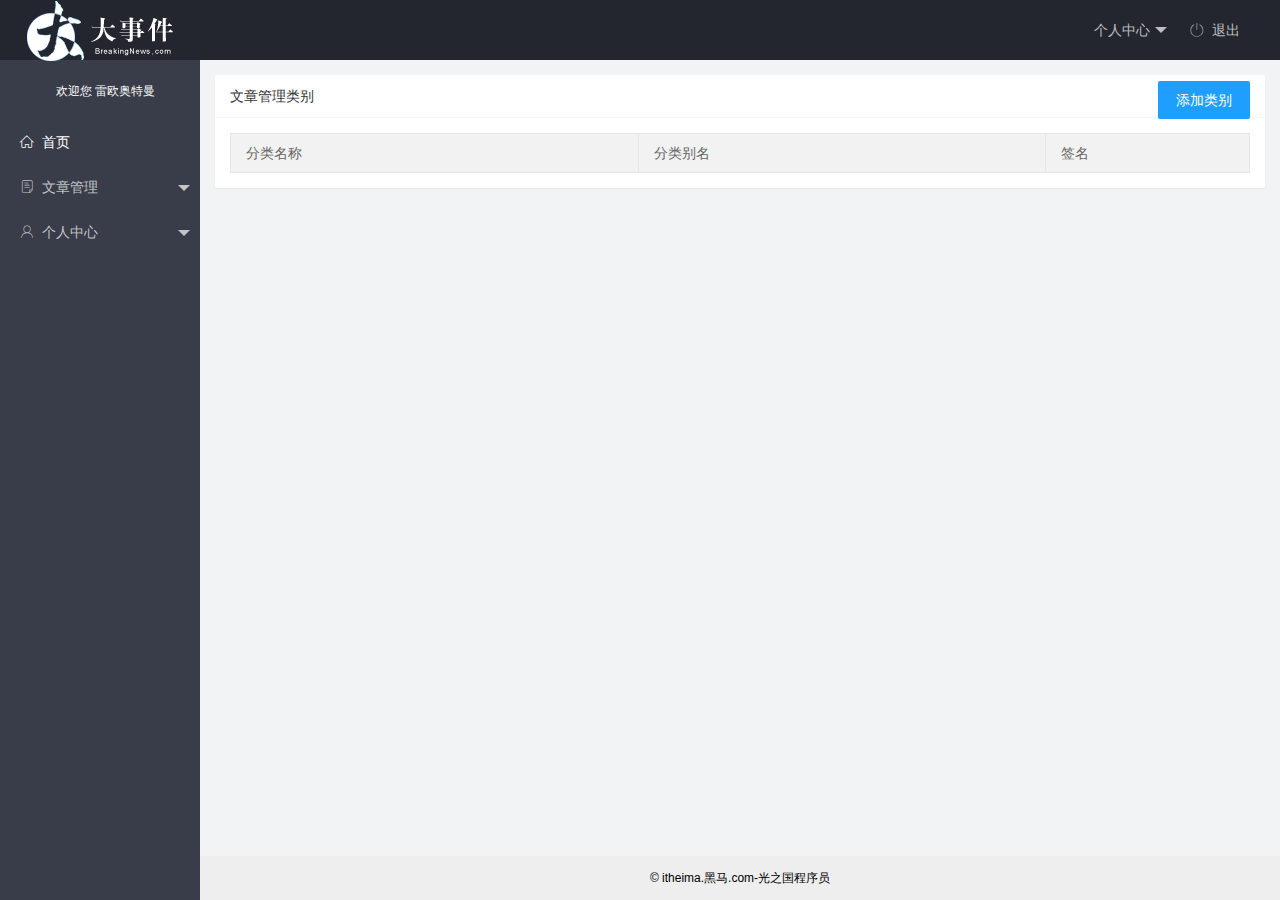
<file: home/index.html>
<!DOCTYPE html>
<html>

<head>
    <meta charset="utf-8">
    <meta name="viewport" content="width=device-width, initial-scale=1, maximum-scale=1">
    <title>首页</title>
    <link rel="stylesheet" href="../assets/fonts/iconfont.css">
    <link rel="stylesheet" href="../assets/lib/layui/css/layui.css">
    <link rel="stylesheet" href="../assets/css/index.css">
</head>

<body class="layui-layout-body">
    <div class="layui-layout layui-layout-admin">
        <div class="layui-header">
            <div class="layui-logo">
                <img src="../assets/images/logo.png" alt="">
            </div>
            <!-- 头部区域（可配合layui已有的水平导航） -->
            <ul class="layui-nav layui-layout-left">
            </ul>
            <ul class="layui-nav layui-layout-right">
                <li class="layui-nav-item">
                    <a href="javascript:;">
                        <!-- 图片头像 -->
                        <img style="display: none;" class="avatar"
                            src="../assets/images/20180502213820_a6a9a7484818c341ad090e7935ad5710_1.jpeg" alt="">
                        <!-- 字体头像 -->
                        <span style="display: none;" class="text-avatar"></span>
                        <span class="person-center">个人中心</span>
                    </a>
                    <dl class="layui-nav-child">
                        <dd><a target="fm" href="../user/base-info.html"><i class="layui-icon layui-icon-app"></i>
                                基本资料</a></dd>
                        <dd><a href=""><i class="layui-icon layui-icon-app"></i>更换头像</a></dd>
                        <dd><a href=""><i class="layui-icon layui-icon-app"></i>重置密码</a></dd>
                    </dl>
                </li>
                <li class="layui-nav-item"><a href="javascript:;" id="logout"><span
                            class="iconfont icon-tuichu"></span>退出</a></li>
            </ul>
        </div>

        <div class="layui-side layui-bg-black">
            <div class="layui-side-scroll">
                <!-- 左侧导航区域（可配合layui已有的垂直导航） -->
                <ul class="layui-nav layui-nav-tree" lay-filter="test" lay-shrink="all">
                    <li class="user-info">
                        <!-- 图片头像 -->
                        <img style="display: none;" class="avatar"
                            src="../assets/images/20180502213820_a6a9a7484818c341ad090e7935ad5710_1.jpeg" alt="">
                        <!-- 字体头像 -->
                        <span style="display: none;" class="text-avatar">A</span>
                        &nbsp;&nbsp;
                        <span class="nickname">欢迎您&nbsp;雷欧奥特曼</span>
                    </li>
                    <li class="layui-nav-item layui-nav-itemed">
                        <a class="" target="fm" href="../home/dashboard.html"><span
                                class="iconfont icon-home"></span>首页</a>
                    </li>
                    <li class="layui-nav-item">
                        <a href="javascript:;"><span class="iconfont icon-16"></span>文章管理</a>
                        <dl class="layui-nav-child">
                            <dd><a href="../article/category.html" target="fm"><i
                                        class="layui-icon layui-icon-app"></i>文章类别</a></dd>
                            <dd><a href="javascript:;"><i class="layui-icon layui-icon-app"></i>文章列表</a></dd>
                            <dd><a href="javascript:;"><i class="layui-icon layui-icon-app"></i>发表文章</a></dd>
                        </dl>
                    </li>
                    <li class="layui-nav-item">
                        <a href="javascript:;"><span class="iconfont icon-user"></span>个人中心</a>
                        <dl class="layui-nav-child">
                            <dd><a target="fm" href="../user/base-info.html"><i
                                        class="layui-icon layui-icon-app"></i>基本资料</a></dd>
                            <dd><a target="fm" href="../user/avatar.html"><i
                                        class="layui-icon layui-icon-app"></i>个人头像</a></dd>
                            <dd><a target="fm" href="../user/modify-pwd.html"><i
                                        class="layui-icon layui-icon-app"></i>修改密码</a></dd>
                        </dl>
                    </li>
                </ul>
            </div>
        </div>

        <div class="layui-body">
            <!-- 内容主体区域 -->
            <iframe name="fm" src="../article/category.html" frameborder="0"></iframe>
        </div>

        <div class="layui-footer">
            <!-- 底部固定区域 -->
            © itheima.黑马.com-光之国程序员
        </div>
    </div>
    <!-- 引入axios。js文件 -->
    <script src="../assets/lib/axios.js"></script>
    <!-- 引入jq文件 -->
    <script src="../assets/lib/jquery.js"></script>
    <!-- 引入layui的js文件 -->
    <script src="../assets/lib/layui/layui.all.js"></script>
    <!-- 引入全局的apijs文件 -->
    <script src="../assets/js/commenAPI.js"></script>
    <!-- 引入自己的js文件 -->
    <script src="../assets/js/index.js"></script>
</body>

</html>
</file>
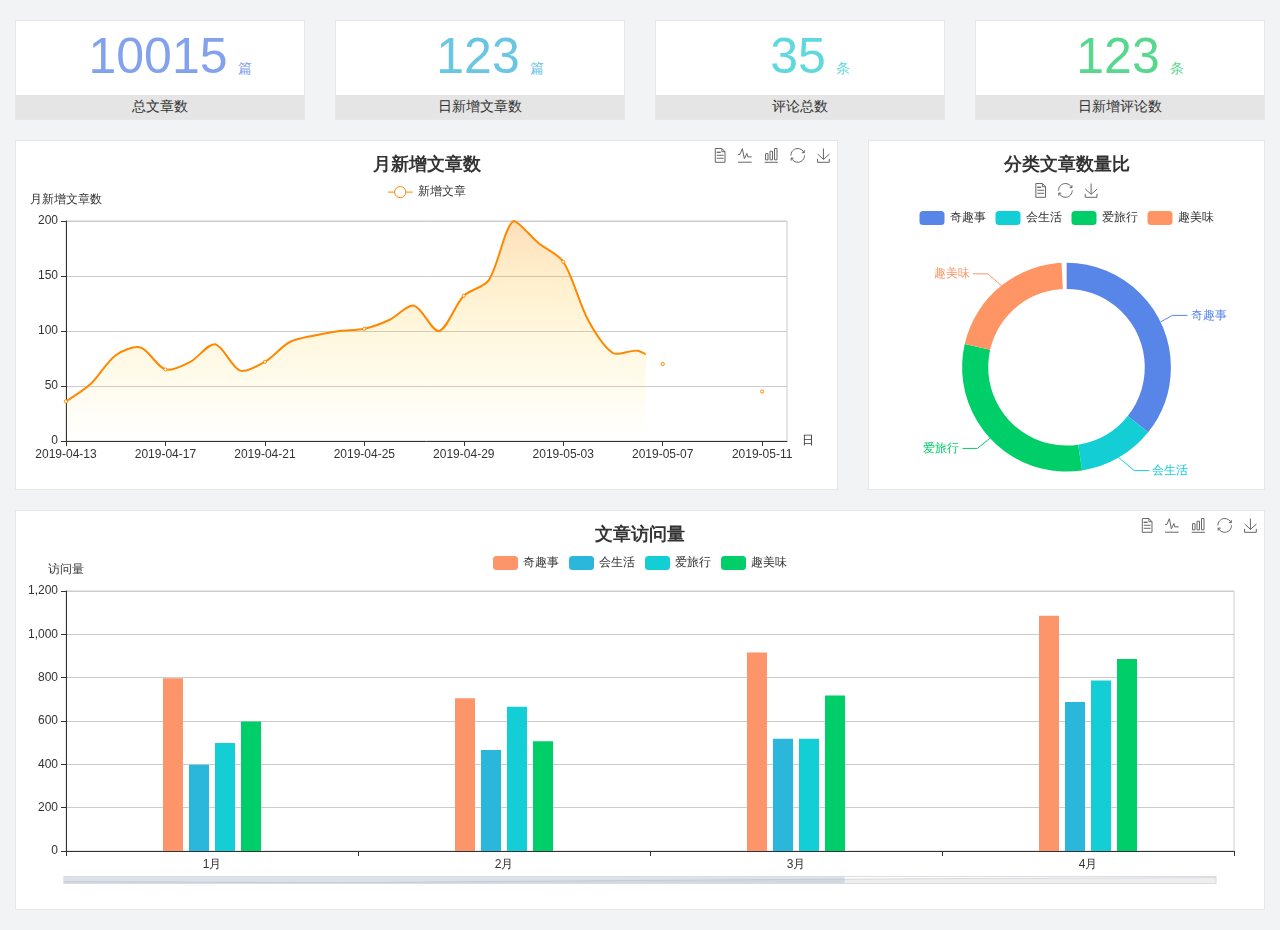
<file: home/dashboard.html>
<!DOCTYPE html>
<html lang="en">

<head>
  <meta charset="UTF-8">
  <meta name="viewport" content="width=device-width, initial-scale=1.0">
  <meta http-equiv="X-UA-Compatible" content="ie=edge">
  <title>图表统计</title>
  <link rel="stylesheet" href="../assets/lib/bootstrap.css" />
  <link rel="stylesheet" href="../assets/lib/main.css" />
  <script src="../assets/lib/jquery.js"></script>
  <script type="text/javascript" src="../assets/lib/echarts.min.js"></script>
</head>

<body>
  <div class="container-fluid">
    <div class="row spannel_list">
      <div class="col-sm-3 col-xs-6">
        <div class="spannel">
          <em>10015</em><span>篇</span>
          <b>总文章数</b>
        </div>
      </div>
      <div class="col-sm-3 col-xs-6">
        <div class="spannel scolor01">
          <em>123</em><span>篇</span>
          <b>日新增文章数</b>
        </div>
      </div>
      <div class="col-sm-3 col-xs-6">
        <div class="spannel scolor02">
          <em>35</em><span>条</span>
          <b>评论总数</b>
        </div>
      </div>
      <div class="col-sm-3 col-xs-6">
        <div class="spannel scolor03">
          <em>123</em><span>条</span>
          <b>日新增评论数</b>
        </div>
      </div>
    </div>
  </div>

  <div class="container-fluid">
    <div class="row curve-pie">
      <div class="col-lg-8 col-md-8">
        <div class="gragh_pannel" id="curve_show"></div>
      </div>
      <div class="col-lg-4 col-md-4">
        <div class="gragh_pannel" id="pie_show"></div>
      </div>
    </div>
  </div>

  <div class="container-fluid">
    <div class="column_pannel" id="column_show"></div>
  </div>

  <script>
    var oChart = echarts.init(document.getElementById('curve_show'));
    var aList_all = [
      { 'count': 36, 'date': '2019-04-13' },
      { 'count': 52, 'date': '2019-04-14' },
      { 'count': 78, 'date': '2019-04-15' },
      { 'count': 85, 'date': '2019-04-16' },
      { 'count': 65, 'date': '2019-04-17' },
      { 'count': 72, 'date': '2019-04-18' },
      { 'count': 88, 'date': '2019-04-19' },
      { 'count': 64, 'date': '2019-04-20' },
      { 'count': 72, 'date': '2019-04-21' },
      { 'count': 90, 'date': '2019-04-22' },
      { 'count': 96, 'date': '2019-04-23' },
      { 'count': 100, 'date': '2019-04-24' },
      { 'count': 102, 'date': '2019-04-25' },
      { 'count': 110, 'date': '2019-04-26' },
      { 'count': 123, 'date': '2019-04-27' },
      { 'count': 100, 'date': '2019-04-28' },
      { 'count': 132, 'date': '2019-04-29' },
      { 'count': 146, 'date': '2019-04-30' },
      { 'count': 200, 'date': '2019-05-01' },
      { 'count': 180, 'date': '2019-05-02' },
      { 'count': 163, 'date': '2019-05-03' },
      { 'count': 110, 'date': '2019-05-04' },
      { 'count': 80, 'date': '2019-05-05' },
      { 'count': 82, 'date': '2019-05-06' },
      { 'count': 70, 'date': '2019-05-07' },
      { 'count': 65, 'date': '2019-05-08' },
      { 'count': 54, 'date': '2019-05-09' },
      { 'count': 40, 'date': '2019-05-10' },
      { 'count': 45, 'date': '2019-05-11' },
      { 'count': 38, 'date': '2019-05-12' },
    ];

    let aCount = [];
    let aDate = [];

    for (var i = 0; i < aList_all.length; i++) {
      aCount.push(aList_all[i].count);
      aDate.push(aList_all[i].date);
    }

    var chartopt = {
      title: {
        text: '月新增文章数',
        left: 'center',
        top: '10'
      },
      tooltip: {
        trigger: 'axis'
      },
      legend: {
        data: ['新增文章'],
        top: '40'
      },
      toolbox: {
        show: true,
        feature: {
          mark: { show: true },
          dataView: { show: true, readOnly: false },
          magicType: { show: true, type: ['line', 'bar'] },
          restore: { show: true },
          saveAsImage: { show: true }
        }
      },
      calculable: true,
      xAxis: [
        {
          name: '日',
          type: 'category',
          boundaryGap: false,
          data: aDate
        }
      ],
      yAxis: [
        {
          name: '月新增文章数',
          type: 'value'
        }
      ],
      series: [
        {
          name: '新增文章',
          type: 'line',
          smooth: true,
          itemStyle: { normal: { areaStyle: { type: 'default' }, color: '#f80' }, lineStyle: { color: '#f80' } },
          data: aCount
        }],
      areaStyle: {
        normal: {
          color: new echarts.graphic.LinearGradient(0, 0, 0, 1, [{
            offset: 0,
            color: 'rgba(255,136,0,0.39)'
          }, {
            offset: .34,
            color: 'rgba(255,180,0,0.25)'
          }, {
            offset: 1,
            color: 'rgba(255,222,0,0.00)'
          }])

        }
      },
      grid: {
        show: true,
        x: 50,
        x2: 50,
        y: 80,
        height: 220
      }
    };

    oChart.setOption(chartopt);


    var oPie = echarts.init(document.getElementById('pie_show'));
    var oPieopt =
    {
      title: {
        top: 10,
        text: '分类文章数量比',
        x: 'center'
      },
      tooltip: {
        trigger: 'item',
        formatter: "{a} <br/>{b} : {c} ({d}%)"
      },
      color: ['#5885e8', '#13cfd5', '#00ce68', '#ff9565'],
      legend: {
        x: 'center',
        top: 65,
        data: ['奇趣事', '会生活', '爱旅行', '趣美味']
      },
      toolbox: {
        show: true,
        x: 'center',
        top: 35,
        feature: {
          mark: { show: true },
          dataView: { show: true, readOnly: false },
          magicType: {
            show: true,
            type: ['pie', 'funnel'],
            option: {
              funnel: {
                x: '25%',
                width: '50%',
                funnelAlign: 'left',
                max: 1548
              }
            }
          },
          restore: { show: true },
          saveAsImage: { show: true }
        }
      },
      calculable: true,
      series: [
        {
          name: '访问来源',
          type: 'pie',
          radius: ['45%', '60%'],
          center: ['50%', '65%'],
          data: [
            { value: 300, name: '奇趣事' },
            { value: 100, name: '会生活' },
            { value: 260, name: '爱旅行' },
            { value: 180, name: '趣美味' }
          ]
        }
      ]
    };
    oPie.setOption(oPieopt);



    var oColumn = this.echarts.init(document.getElementById('column_show'));
    var oColumnopt =
    {
      title: {
        text: '文章访问量',
        left: 'center',
        top: '10'
      },
      tooltip: {
        trigger: 'axis'
      },
      legend: {
        data: ['奇趣事', '会生活', '爱旅行', '趣美味'],
        top: '40'
      },
      toolbox: {
        show: true,
        feature: {
          mark: { show: true },
          dataView: { show: true, readOnly: false },
          magicType: { show: true, type: ['line', 'bar'] },
          restore: { show: true },
          saveAsImage: { show: true }
        }
      },
      calculable: true,
      xAxis: [
        {
          type: 'category',
          data: ['1月', '2月', '3月', '4月', '5月']
        }
      ],
      yAxis: [
        {
          name: '访问量',
          type: 'value'
        }
      ],
      series: [
        {
          name: '奇趣事',
          type: 'bar',
          barWidth: 20,
          itemStyle: {
            normal: { areaStyle: { type: 'default' }, color: '#fd956a' }
          },
          data: [800, 708, 920, 1090, 1200]
        },
        {
          name: '会生活',
          type: 'bar',
          barWidth: 20,
          itemStyle: {
            normal: { areaStyle: { type: 'default' }, color: '#2bb6db' }
          },
          data: [400, 468, 520, 690, 800]
        },
        {
          name: '爱旅行',
          type: 'bar',
          barWidth: 20,
          itemStyle: {
            normal: { areaStyle: { type: 'default' }, color: '#13cfd5' }
          },
          data: [500, 668, 520, 790, 900]
        },
        {
          name: '趣美味',
          type: 'bar',
          barWidth: 20,
          itemStyle: {
            normal: { areaStyle: { type: 'default' }, color: '#00ce68' }
          },
          data: [600, 508, 720, 890, 1000]
        }
      ],
      grid: {
        show: true,
        x: 50,
        x2: 30,
        y: 80,
        height: 260
      },
      dataZoom: [//给x轴设置滚动条
        {
          start: 0,//默认为0
          end: 100 - 1000 / 31,//默认为100
          type: 'slider',
          show: true,
          xAxisIndex: [0],
          handleSize: 0,//滑动条的 左右2个滑动条的大小
          height: 8,//组件高度
          left: 45, //左边的距离
          right: 50,//右边的距离
          bottom: 26,//右边的距离
          handleColor: '#ddd',//h滑动图标的颜色
          handleStyle: {
            borderColor: "#cacaca",
            borderWidth: "1",
            shadowBlur: 2,
            background: "#ddd",
            shadowColor: "#ddd",
          }
        }]
    };
    oColumn.setOption(oColumnopt);
  </script>
</body>

</html>
</file>
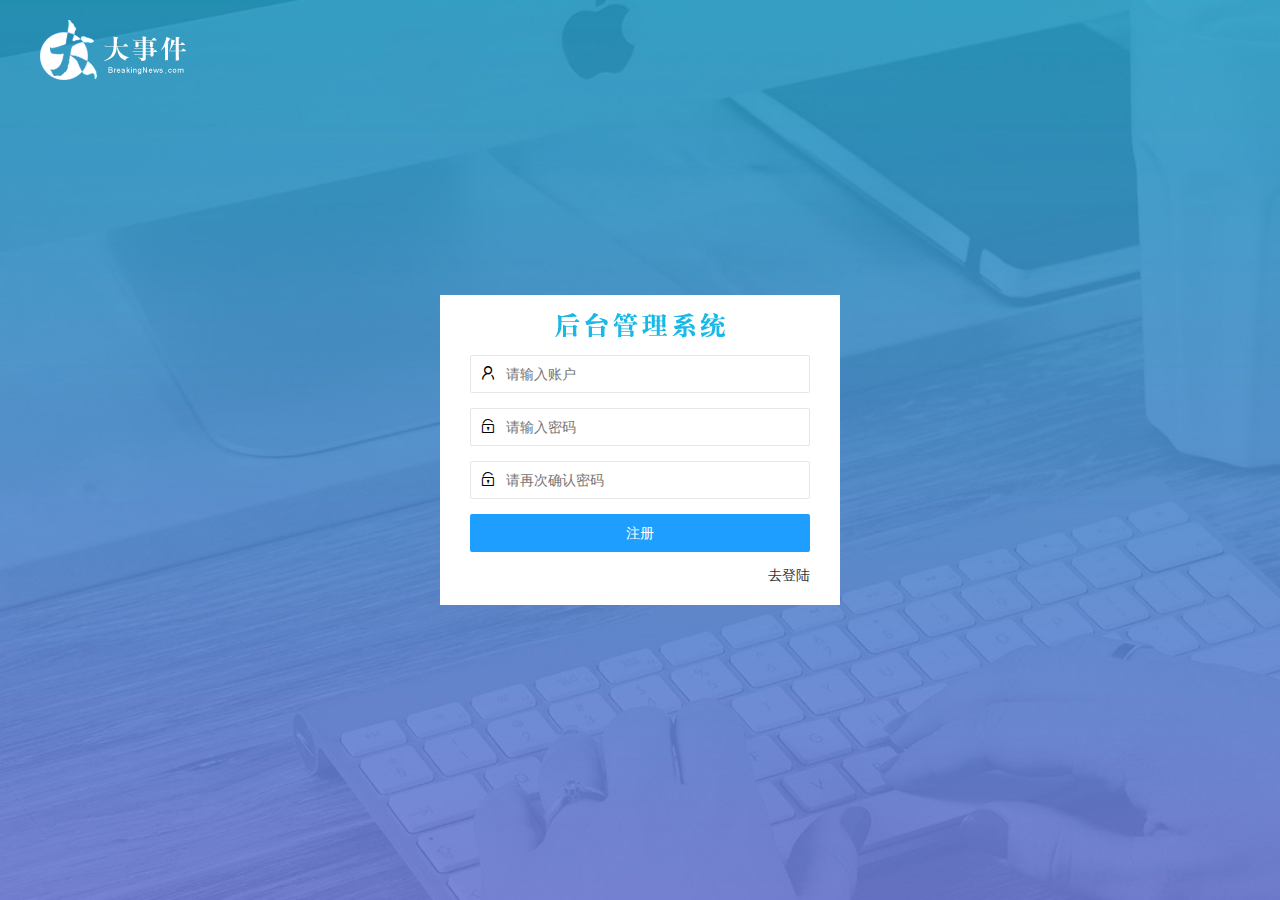
<file: home/login.html>
<!DOCTYPE html>
<html lang="en">

<head>
    <meta charset="UTF-8">
    <meta name="viewport" content="width=device-width, initial-scale=1.0">
    <link rel="stylesheet" href="../assets/lib/layui/css/layui.css">
    <link rel="stylesheet" href="../assets/css/login.css">

    <title>登录界面</title>
</head>

<body>
    <!-- logo图 -->
    <div class="logo">
        <img src="../assets/images/logo.png" alt="">
    </div>

    <!-- 中间的表单区域 -->
    <div class="content">
        <!-- 表单标题 -->
        <div class="title">
            <img src="../assets/images/login_title.png" alt="">
        </div>

        <!-- 表单主体 -->
        <!-- 注册表单 -->
        <form class="layui-form reg-form" action="">
            <div class="layui-form-item">
                <i class="layui-icon layui-icon-username"></i>
                <input type="text" name="username" required lay-verify="required" placeholder="请输入账户" autocomplete="off"
                    class="layui-input">
            </div>

            <div class="layui-form-item">
                <i class="layui-icon layui-icon-password"></i>
                <input id="pass" type="password" name="password" required lay-verify="required | pass"
                    placeholder="请输入密码" autocomplete="off" class="layui-input">
            </div>

            <div class="layui-form-item">
                <i class="layui-icon layui-icon-password"></i>
                <input type="password" required lay-verify="required | pass" placeholder="请再次确认密码" autocomplete="off"
                    class="layui-input">
            </div>

            <!-- 注册按钮 -->
            <div class="layui-form-item">
                <button class="layui-btn layui-btn-fluid layui-btn-normal" lay-submit lay-filter="formDemo">注册</button>
            </div>

            <!-- 登录链接 -->
            <div class="link">
                <a href="javascript:;">去登陆</a>
            </div>
        </form>

        <!-- 登录表单 -->
        <form class="layui-form login-form" action="" style="display: none;">
            <div class="layui-form-item">
                <i class="layui-icon layui-icon-username"></i>
                <input type="text" name="username" required lay-verify="required" placeholder="请输入账户" autocomplete="off"
                    class="layui-input">
            </div>

            <div class="layui-form-item">
                <i class="layui-icon layui-icon-password"></i>
                <input type="password" name="password" required lay-verify="required | pass" placeholder="请输入密码"
                    autocomplete="off" class="layui-input">
            </div>
            <!-- 注册按钮 -->
            <div class="layui-form-item">
                <button class="layui-btn layui-btn-fluid layui-btn-normal" lay-submit lay-filter="formDemo">登录</button>
            </div>

            <!-- 登录链接 -->
            <div class="link">
                <a href="javascript:;">去注册</a>
            </div>
        </form>
    </div>

    <!-- 登录表单   -->

    <!-- 引入axios文件 -->
    <script src="../assets/lib/axios.js"></script>
    <!-- 引入jq文件 -->
    <script src="../assets/lib/jquery.js"></script>
    <!-- 引入layui的js文件 -->
    <script src="../assets/lib/layui/layui.all.js"></script>
    <script src="../assets/js/commenAPI.js"></script>
    <!-- 引入 js文件-->
    <script src="../assets/js/login.js"></script>

</body>

</html>
</file>
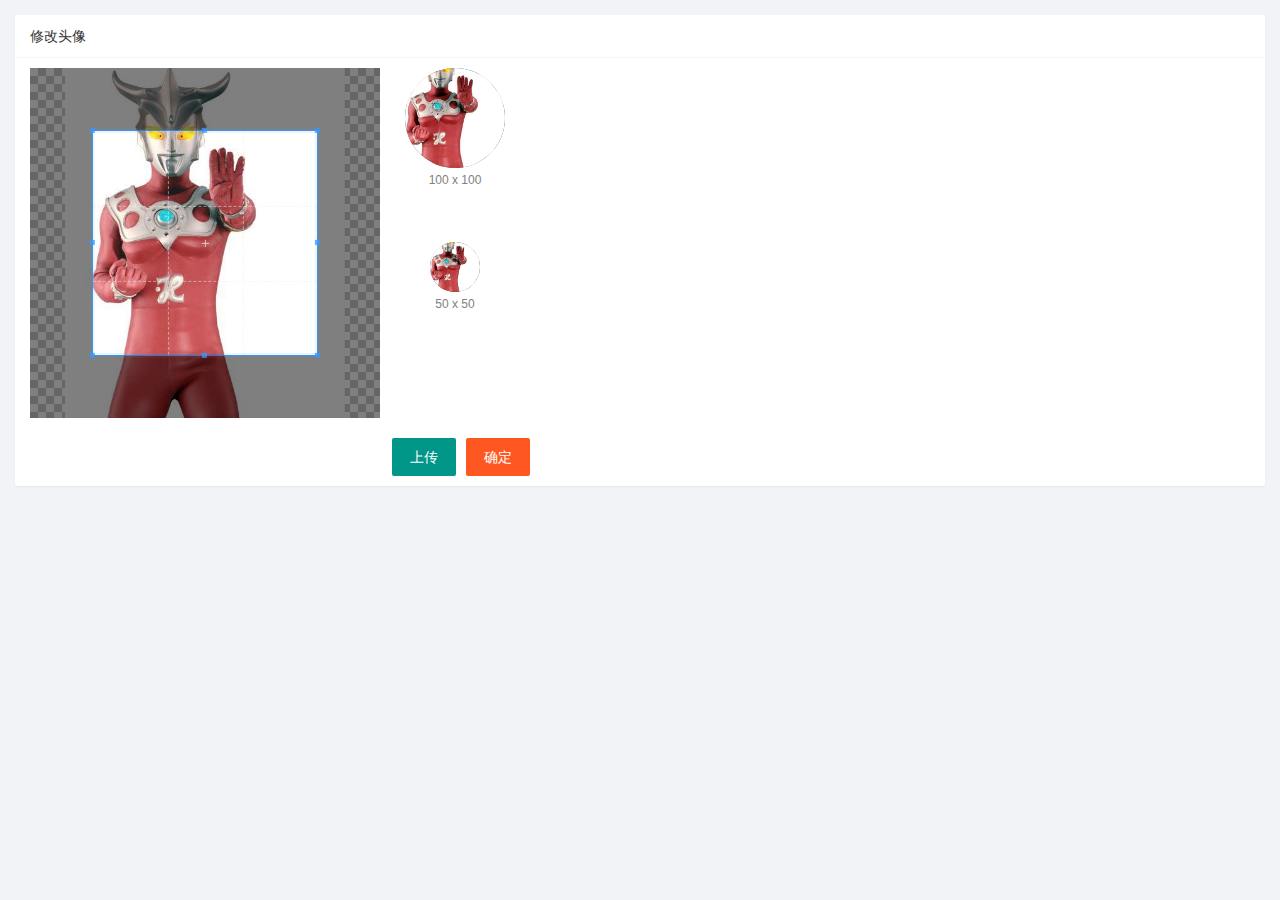
<file: user/avatar.html>
<!DOCTYPE html>
<html lang="en">

<head>
    <meta charset="UTF-8">
    <meta name="viewport" content="width=device-width, initial-scale=1.0">
    <title>Document</title>
    <!-- 引入裁剪插件的css -->
    <link rel="stylesheet" href="../assets/lib/cropper/cropper.css">
    <!-- 图标 -->
    <link rel="stylesheet" href="../assets/fonts/iconfont.css">
    <link rel="stylesheet" href="../assets/lib/layui/css/layui.css">
    <link rel="stylesheet" href="../assets/css/user.css">
</head>

<body>
    <div class="layui-card">
        <div class="layui-card-header">修改头像</div>
        <div class="layui-card-body">
            <!-- 第一行的图片裁剪和预览区域 -->
            <div class="row1">
                <!-- 图片裁剪区域 -->
                <div class="cropper-box">
                    <!-- 这个 img 标签很重要，将来会把它初始化为裁剪区域 -->
                    <img id="image" src="../assets/images/20180502213820_a6a9a7484818c341ad090e7935ad5710_1.jpeg" />
                </div>
                <!-- 图片的预览区域 -->
                <div class="preview-box">
                    <div>
                        <!-- 宽高为 100px 的预览区域 -->
                        <div class="img-preview w100"></div>
                        <p class="size">100 x 100</p>
                    </div>
                    <div>
                        <!-- 宽高为 50px 的预览区域 -->
                        <div class="img-preview w50"></div>
                        <p class="size">50 x 50</p>
                    </div>
                </div>
            </div>

            <!-- 第二行的按钮区域 -->
            <div class="row2">
                <!-- 文件选择器 -->
                <input style="display: none;" type="file" id="file">
                <button type="button" class="layui-btn" id="upload-btn">上传</button>
                <button type="button" class="layui-btn layui-btn-danger" id="save-btn">确定</button>
            </div>
        </div>
    </div>
</body>
<script src="../assets/lib/axios.js"></script>
<!-- 引入jq文件 -->
<script src="../assets/lib/jquery.js"></script>
<!-- 引入裁剪插件js文件 -->
<script src="../assets/lib/cropper/Cropper.js"></script>
<!-- 引入jq版本的 裁剪插件js文件 -->
<script src="../assets/lib/cropper/jquery-cropper.js"></script>
<!-- 引入layui的js文件 -->
<script src="../assets/lib/layui/layui.all.js"></script>
<!-- 引入全局的apijs文件 -->
<script src="../assets/js/commenAPI.js"></script>
<!-- 引入自己的js文件 -->
<script src="../assets/js/user/avatar.js"></script>

</html>
</file>
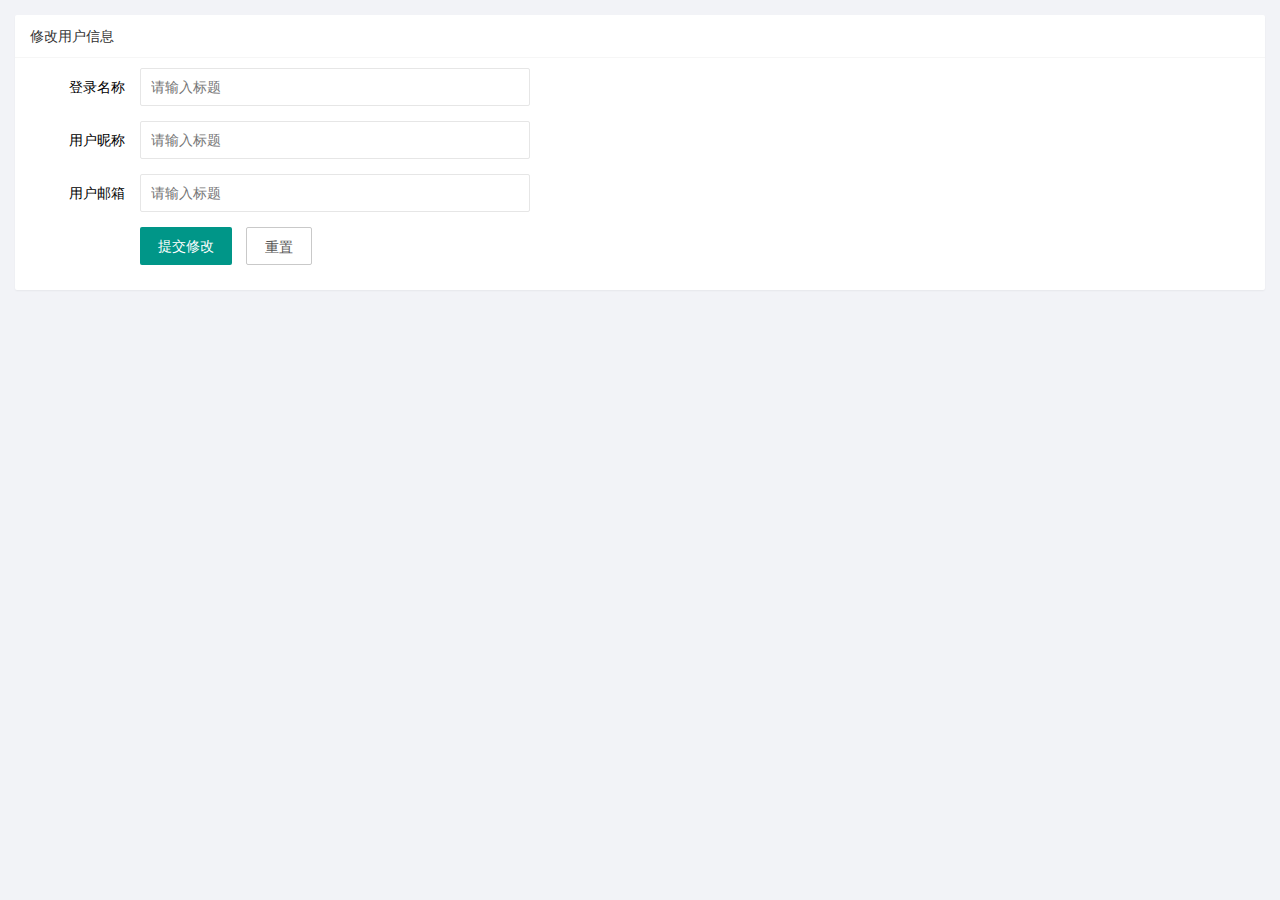
<file: user/base-info.html>
<!DOCTYPE html>
<html lang="en">

<head>
    <meta charset="UTF-8">
    <meta name="viewport" content="width=device-width, initial-scale=1.0">
    <title>Document</title>
    <link rel="stylesheet" href="../assets/fonts/iconfont.css">
    <link rel="stylesheet" href="../assets/lib/layui/css/layui.css">
    <link rel="stylesheet" href="../assets/css/user.css">
</head>

<body>

    <div class="layui-card">
        <div class="layui-card-header">修改用户信息</div>
        <div class="layui-card-body">

            <form class="layui-form base-info-form " lay-filter="edit-userinfo" action="">
                <!-- 登录名称 -->
                <div class="layui-form-item">
                    <label class="layui-form-label">登录名称</label>
                    <div class="layui-input-block">
                        <input readonly type="text" name="username" required lay-verify="required" placeholder="请输入标题"
                            autocomplete="off" class="layui-input">
                    </div>
                </div>
                <!-- 用户昵称 -->
                <div class="layui-form-item">
                    <label class="layui-form-label">用户昵称</label>
                    <div class="layui-input-block">
                        <input type="text" name="nickname" required lay-verify="required|nick" placeholder="请输入标题"
                            autocomplete="off" class="layui-input">
                    </div>
                </div>
                <!-- 用户邮箱 -->
                <div class="layui-form-item">
                    <label class="layui-form-label">用户邮箱</label>
                    <div class="layui-input-block">
                        <input type="text" name="email" required lay-verify="required|email" placeholder="请输入标题"
                            autocomplete="off" class="layui-input">
                    </div>
                    <!-- id输入框 -->
                    <input type="hidden" name="id">

                </div>
                <!-- 提交按钮 -->
                <div class="layui-form-item">
                    <div class="layui-input-block">
                        <button class="layui-btn" lay-submit lay-filter="formDemo">提交修改</button>
                        <button id="reset-btn" type="reset" class="layui-btn layui-btn-primary">重置</button>
                    </div>
                </div>
            </form>

        </div>
    </div>

</body>
<script src="../assets/lib/axios.js"></script>
<!-- 引入jq文件 -->
<script src="../assets/lib/jquery.js"></script>
<!-- 引入layui的js文件 -->
<script src="../assets/lib/layui/layui.all.js"></script>
<!-- 引入全局的apijs文件 -->
<script src="../assets/js/commenAPI.js"></script>
<!-- 引入自己的js文件 -->
<script src="../assets/js/user/base-info.js"></script>

</html>
</file>
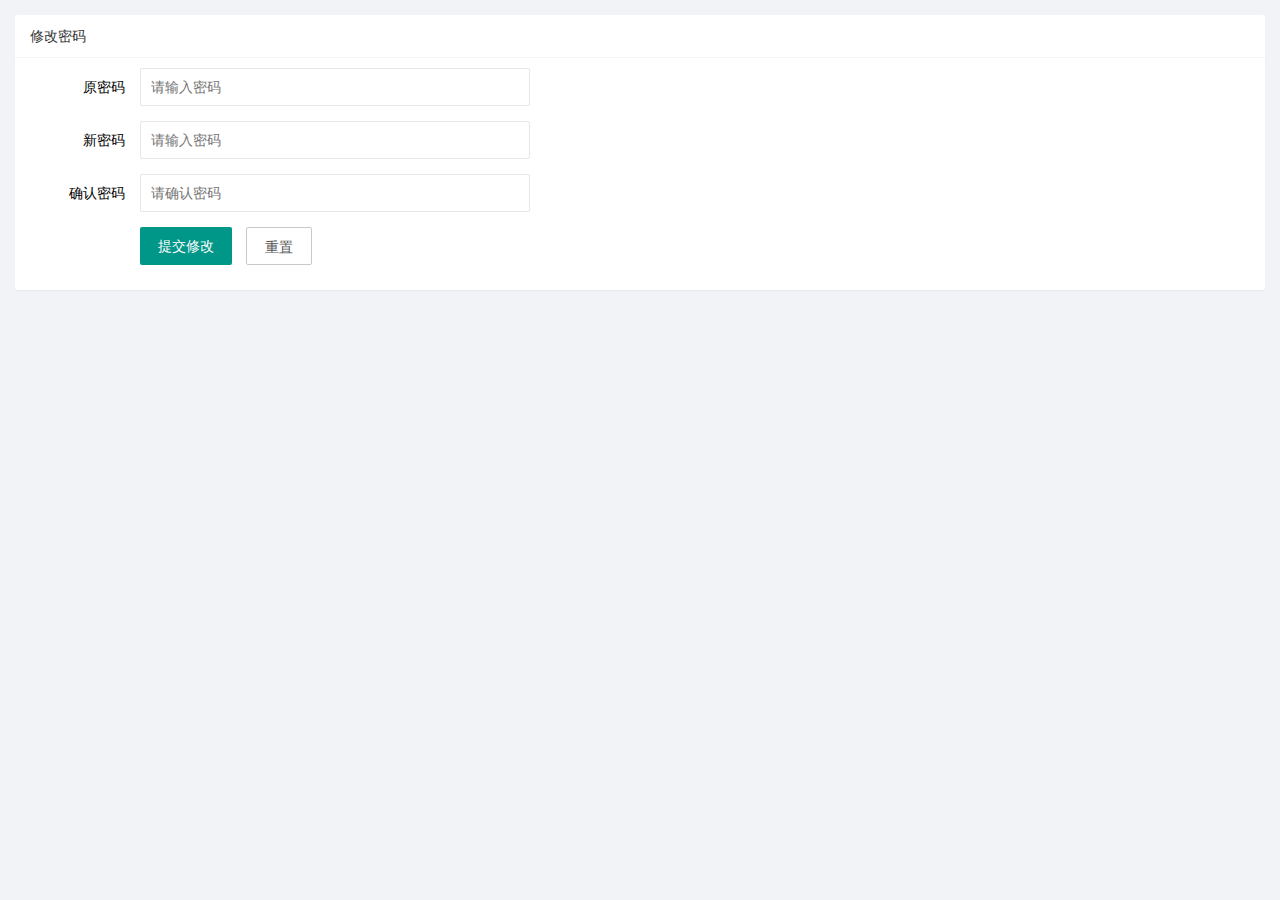
<file: user/modify-pwd.html>
<!DOCTYPE html>
<html lang="en">

<head>
    <meta charset="UTF-8">
    <meta name="viewport" content="width=device-width, initial-scale=1.0">
    <title>Document</title>
    <link rel="stylesheet" href="../assets/fonts/iconfont.css">
    <link rel="stylesheet" href="../assets/lib/layui/css/layui.css">
    <link rel="stylesheet" href="../assets/css/user.css">
</head>

<body>
    <div class="layui-card">
        <div class="layui-card-header">修改密码</div>
        <div class="layui-card-body">
            <!-- 原密码 -->
            <form class="layui-form" action="">
                <div class="layui-form-item">
                    <label class="layui-form-label">原密码</label>
                    <div class="layui-input-block">
                        <input type="password" name="oldPwd" required lay-verify="required|pass" placeholder="请输入密码"
                            autocomplete="off" class="layui-input">
                    </div>
                </div>
                <!-- 新密码 -->
                <div class="layui-form-item">
                    <label class="layui-form-label">新密码</label>
                    <div class="layui-input-block">
                        <input id="pass" type="password" name="newPwd" required lay-verify="required|pass"
                            placeholder="请输入密码" autocomplete="off" class="layui-input">
                    </div>
                </div>
                <!-- 确认密码 -->
                <div class="layui-form-item">
                    <label class="layui-form-label">确认密码</label>
                    <div class="layui-input-block">
                        <input type="password" name="title" required lay-verify="required|confirmPass"
                            placeholder="请确认密码" autocomplete="off" class="layui-input">
                    </div>
                </div>
                <!-- 提交按钮 -->
                <div class="layui-form-item">
                    <div class="layui-input-block">
                        <button class="layui-btn" lay-submit lay-filter="formDemo">提交修改</button>
                        <button id="reset-btn" type="reset" class="layui-btn layui-btn-primary">重置</button>
                    </div>
                </div>
            </form>
        </div>
    </div>
</body>
<script src="../assets/lib/axios.js"></script>
<!-- 引入jq文件 -->
<script src="../assets/lib/jquery.js"></script>
<!-- 引入layui的js文件 -->
<script src="../assets/lib/layui/layui.all.js"></script>
<!-- 引入全局的apijs文件 -->
<script src="../assets/js/commenAPI.js"></script>
<!-- 引入自己的js文件 -->
<script src="../assets/js/user/modify-pwd.js "></script>

</html>
</file>
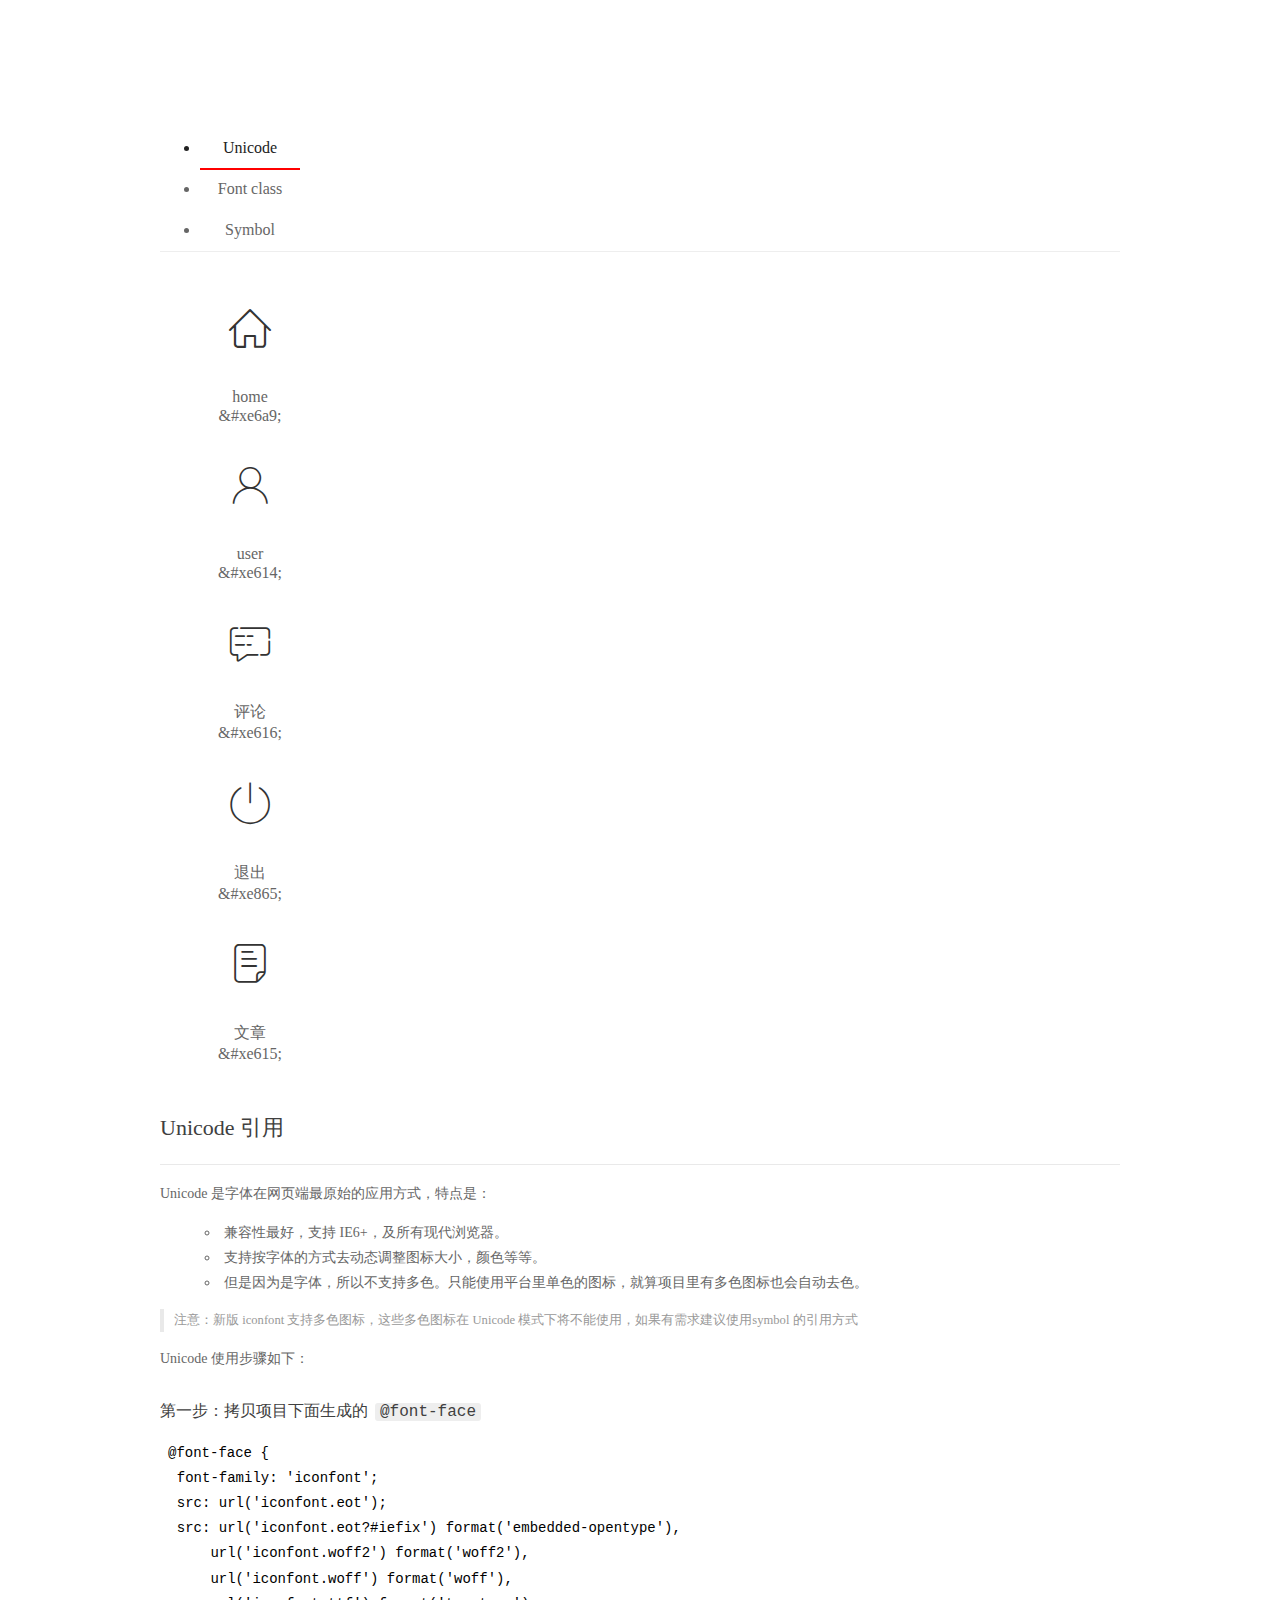
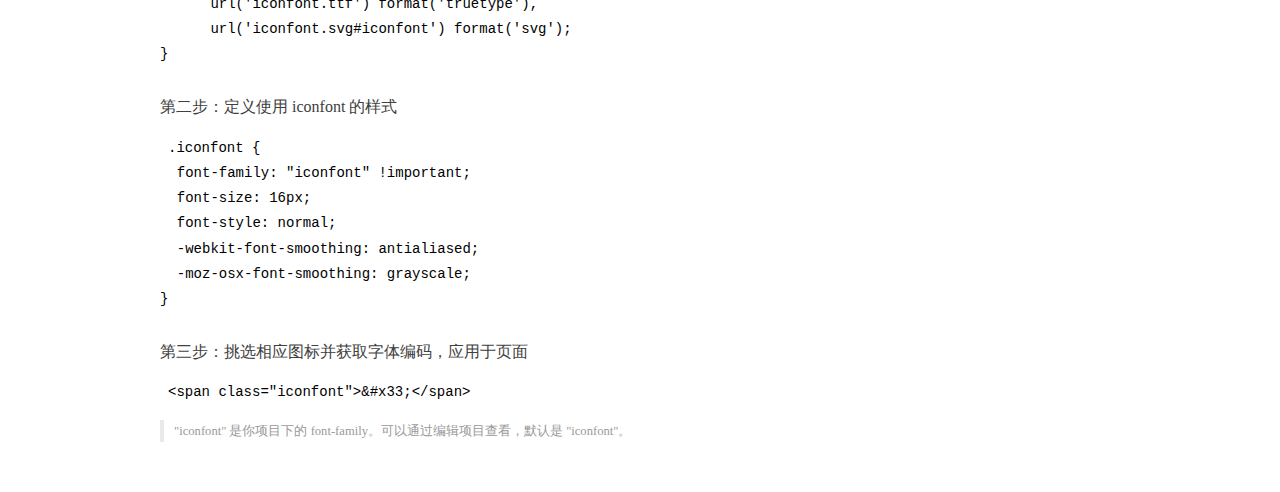
<file: assets/fonts/demo_index.html>
<!DOCTYPE html>
<html>
<head>
  <meta charset="utf-8"/>
  <title>IconFont Demo</title>
  <link rel="shortcut icon" href="https://gtms04.alicdn.com/tps/i4/TB1_oz6GVXXXXaFXpXXJDFnIXXX-64-64.ico" type="image/x-icon"/>
  <link rel="stylesheet" href="https://g.alicdn.com/thx/cube/1.3.2/cube.min.css">
  <link rel="stylesheet" href="demo.css">
  <link rel="stylesheet" href="iconfont.css">
  <script src="iconfont.js"></script>
  <!-- jQuery -->
  <script src="https://a1.alicdn.com/oss/uploads/2018/12/26/7bfddb60-08e8-11e9-9b04-53e73bb6408b.js"></script>
  <!-- 代码高亮 -->
  <script src="https://a1.alicdn.com/oss/uploads/2018/12/26/a3f714d0-08e6-11e9-8a15-ebf944d7534c.js"></script>
</head>
<body>
  <div class="main">
    <h1 class="logo"><a href="https://www.iconfont.cn/" title="iconfont 首页" target="_blank">&#xe86b;</a></h1>
    <div class="nav-tabs">
      <ul id="tabs" class="dib-box">
        <li class="dib active"><span>Unicode</span></li>
        <li class="dib"><span>Font class</span></li>
        <li class="dib"><span>Symbol</span></li>
      </ul>
      
    </div>
    <div class="tab-container">
      <div class="content unicode" style="display: block;">
          <ul class="icon_lists dib-box">
          
            <li class="dib">
              <span class="icon iconfont">&#xe6a9;</span>
                <div class="name">home</div>
                <div class="code-name">&amp;#xe6a9;</div>
              </li>
          
            <li class="dib">
              <span class="icon iconfont">&#xe614;</span>
                <div class="name">user</div>
                <div class="code-name">&amp;#xe614;</div>
              </li>
          
            <li class="dib">
              <span class="icon iconfont">&#xe616;</span>
                <div class="name">评论</div>
                <div class="code-name">&amp;#xe616;</div>
              </li>
          
            <li class="dib">
              <span class="icon iconfont">&#xe865;</span>
                <div class="name">退出</div>
                <div class="code-name">&amp;#xe865;</div>
              </li>
          
            <li class="dib">
              <span class="icon iconfont">&#xe615;</span>
                <div class="name">文章</div>
                <div class="code-name">&amp;#xe615;</div>
              </li>
          
          </ul>
          <div class="article markdown">
          <h2 id="unicode-">Unicode 引用</h2>
          <hr>

          <p>Unicode 是字体在网页端最原始的应用方式，特点是：</p>
          <ul>
            <li>兼容性最好，支持 IE6+，及所有现代浏览器。</li>
            <li>支持按字体的方式去动态调整图标大小，颜色等等。</li>
            <li>但是因为是字体，所以不支持多色。只能使用平台里单色的图标，就算项目里有多色图标也会自动去色。</li>
          </ul>
          <blockquote>
            <p>注意：新版 iconfont 支持多色图标，这些多色图标在 Unicode 模式下将不能使用，如果有需求建议使用symbol 的引用方式</p>
          </blockquote>
          <p>Unicode 使用步骤如下：</p>
          <h3 id="-font-face">第一步：拷贝项目下面生成的 <code>@font-face</code></h3>
<pre><code class="language-css"
>@font-face {
  font-family: 'iconfont';
  src: url('iconfont.eot');
  src: url('iconfont.eot?#iefix') format('embedded-opentype'),
      url('iconfont.woff2') format('woff2'),
      url('iconfont.woff') format('woff'),
      url('iconfont.ttf') format('truetype'),
      url('iconfont.svg#iconfont') format('svg');
}
</code></pre>
          <h3 id="-iconfont-">第二步：定义使用 iconfont 的样式</h3>
<pre><code class="language-css"
>.iconfont {
  font-family: "iconfont" !important;
  font-size: 16px;
  font-style: normal;
  -webkit-font-smoothing: antialiased;
  -moz-osx-font-smoothing: grayscale;
}
</code></pre>
          <h3 id="-">第三步：挑选相应图标并获取字体编码，应用于页面</h3>
<pre>
<code class="language-html"
>&lt;span class="iconfont"&gt;&amp;#x33;&lt;/span&gt;
</code></pre>
          <blockquote>
            <p>"iconfont" 是你项目下的 font-family。可以通过编辑项目查看，默认是 "iconfont"。</p>
          </blockquote>
          </div>
      </div>
      <div class="content font-class">
        <ul class="icon_lists dib-box">
          
          <li class="dib">
            <span class="icon iconfont icon-home"></span>
            <div class="name">
              home
            </div>
            <div class="code-name">.icon-home
            </div>
          </li>
          
          <li class="dib">
            <span class="icon iconfont icon-user"></span>
            <div class="name">
              user
            </div>
            <div class="code-name">.icon-user
            </div>
          </li>
          
          <li class="dib">
            <span class="icon iconfont icon-pinglun"></span>
            <div class="name">
              评论
            </div>
            <div class="code-name">.icon-pinglun
            </div>
          </li>
          
          <li class="dib">
            <span class="icon iconfont icon-tuichu"></span>
            <div class="name">
              退出
            </div>
            <div class="code-name">.icon-tuichu
            </div>
          </li>
          
          <li class="dib">
            <span class="icon iconfont icon-16"></span>
            <div class="name">
              文章
            </div>
            <div class="code-name">.icon-16
            </div>
          </li>
          
        </ul>
        <div class="article markdown">
        <h2 id="font-class-">font-class 引用</h2>
        <hr>

        <p>font-class 是 Unicode 使用方式的一种变种，主要是解决 Unicode 书写不直观，语意不明确的问题。</p>
        <p>与 Unicode 使用方式相比，具有如下特点：</p>
        <ul>
          <li>兼容性良好，支持 IE8+，及所有现代浏览器。</li>
          <li>相比于 Unicode 语意明确，书写更直观。可以很容易分辨这个 icon 是什么。</li>
          <li>因为使用 class 来定义图标，所以当要替换图标时，只需要修改 class 里面的 Unicode 引用。</li>
          <li>不过因为本质上还是使用的字体，所以多色图标还是不支持的。</li>
        </ul>
        <p>使用步骤如下：</p>
        <h3 id="-fontclass-">第一步：引入项目下面生成的 fontclass 代码：</h3>
<pre><code class="language-html">&lt;link rel="stylesheet" href="./iconfont.css"&gt;
</code></pre>
        <h3 id="-">第二步：挑选相应图标并获取类名，应用于页面：</h3>
<pre><code class="language-html">&lt;span class="iconfont icon-xxx"&gt;&lt;/span&gt;
</code></pre>
        <blockquote>
          <p>"
            iconfont" 是你项目下的 font-family。可以通过编辑项目查看，默认是 "iconfont"。</p>
        </blockquote>
      </div>
      </div>
      <div class="content symbol">
          <ul class="icon_lists dib-box">
          
            <li class="dib">
                <svg class="icon svg-icon" aria-hidden="true">
                  <use xlink:href="#icon-home"></use>
                </svg>
                <div class="name">home</div>
                <div class="code-name">#icon-home</div>
            </li>
          
            <li class="dib">
                <svg class="icon svg-icon" aria-hidden="true">
                  <use xlink:href="#icon-user"></use>
                </svg>
                <div class="name">user</div>
                <div class="code-name">#icon-user</div>
            </li>
          
            <li class="dib">
                <svg class="icon svg-icon" aria-hidden="true">
                  <use xlink:href="#icon-pinglun"></use>
                </svg>
                <div class="name">评论</div>
                <div class="code-name">#icon-pinglun</div>
            </li>
          
            <li class="dib">
                <svg class="icon svg-icon" aria-hidden="true">
                  <use xlink:href="#icon-tuichu"></use>
                </svg>
                <div class="name">退出</div>
                <div class="code-name">#icon-tuichu</div>
            </li>
          
            <li class="dib">
                <svg class="icon svg-icon" aria-hidden="true">
                  <use xlink:href="#icon-16"></use>
                </svg>
                <div class="name">文章</div>
                <div class="code-name">#icon-16</div>
            </li>
          
          </ul>
          <div class="article markdown">
          <h2 id="symbol-">Symbol 引用</h2>
          <hr>

          <p>这是一种全新的使用方式，应该说这才是未来的主流，也是平台目前推荐的用法。相关介绍可以参考这篇<a href="">文章</a>
            这种用法其实是做了一个 SVG 的集合，与另外两种相比具有如下特点：</p>
          <ul>
            <li>支持多色图标了，不再受单色限制。</li>
            <li>通过一些技巧，支持像字体那样，通过 <code>font-size</code>, <code>color</code> 来调整样式。</li>
            <li>兼容性较差，支持 IE9+，及现代浏览器。</li>
            <li>浏览器渲染 SVG 的性能一般，还不如 png。</li>
          </ul>
          <p>使用步骤如下：</p>
          <h3 id="-symbol-">第一步：引入项目下面生成的 symbol 代码：</h3>
<pre><code class="language-html">&lt;script src="./iconfont.js"&gt;&lt;/script&gt;
</code></pre>
          <h3 id="-css-">第二步：加入通用 CSS 代码（引入一次就行）：</h3>
<pre><code class="language-html">&lt;style&gt;
.icon {
  width: 1em;
  height: 1em;
  vertical-align: -0.15em;
  fill: currentColor;
  overflow: hidden;
}
&lt;/style&gt;
</code></pre>
          <h3 id="-">第三步：挑选相应图标并获取类名，应用于页面：</h3>
<pre><code class="language-html">&lt;svg class="icon" aria-hidden="true"&gt;
  &lt;use xlink:href="#icon-xxx"&gt;&lt;/use&gt;
&lt;/svg&gt;
</code></pre>
          </div>
      </div>

    </div>
  </div>
  <script>
  $(document).ready(function () {
      $('.tab-container .content:first').show()

      $('#tabs li').click(function (e) {
        var tabContent = $('.tab-container .content')
        var index = $(this).index()

        if ($(this).hasClass('active')) {
          return
        } else {
          $('#tabs li').removeClass('active')
          $(this).addClass('active')

          tabContent.hide().eq(index).fadeIn()
        }
      })
    })
  </script>
</body>
</html>
</file>
<file: assets/fonts/iconfont.css>
@font-face {font-family: "iconfont";
  src: url('iconfont.eot?t=1576139966484'); /* IE9 */
  src: url('iconfont.eot?t=1576139966484#iefix') format('embedded-opentype'), /* IE6-IE8 */
  url('[data-uri]') format('woff2'),
  url('iconfont.woff?t=1576139966484') format('woff'),
  url('iconfont.ttf?t=1576139966484') format('truetype'), /* chrome, firefox, opera, Safari, Android, iOS 4.2+ */
  url('iconfont.svg?t=1576139966484#iconfont') format('svg'); /* iOS 4.1- */
}

.iconfont {
  font-family: "iconfont" !important;
  font-size: 16px;
  font-style: normal;
  -webkit-font-smoothing: antialiased;
  -moz-osx-font-smoothing: grayscale;
}

.icon-home:before {
  content: "\e6a9";
}

.icon-user:before {
  content: "\e614";
}

.icon-pinglun:before {
  content: "\e616";
}

.icon-tuichu:before {
  content: "\e865";
}

.icon-16:before {
  content: "\e615";
}
</file>
<file: assets/lib/layui/css/layui.css>
/** layui-v2.5.5 MIT License By https://www.layui.com */
 .layui-inline,img{display:inline-block;vertical-align:middle}h1,h2,h3,h4,h5,h6{font-weight:400}.layui-edge,.layui-header,.layui-inline,.layui-main{position:relative}.layui-body,.layui-edge,.layui-elip{overflow:hidden}.layui-btn,.layui-edge,.layui-inline,img{vertical-align:middle}.layui-btn,.layui-disabled,.layui-icon,.layui-unselect{-moz-user-select:none;-webkit-user-select:none;-ms-user-select:none}.layui-elip,.layui-form-checkbox span,.layui-form-pane .layui-form-label{text-overflow:ellipsis;white-space:nowrap}.layui-breadcrumb,.layui-tree-btnGroup{visibility:hidden}blockquote,body,button,dd,div,dl,dt,form,h1,h2,h3,h4,h5,h6,input,li,ol,p,pre,td,textarea,th,ul{margin:0;padding:0;-webkit-tap-highlight-color:rgba(0,0,0,0)}a:active,a:hover{outline:0}img{border:none}li{list-style:none}table{border-collapse:collapse;border-spacing:0}h4,h5,h6{font-size:100%}button,input,optgroup,option,select,textarea{font-family:inherit;font-size:inherit;font-style:inherit;font-weight:inherit;outline:0}pre{white-space:pre-wrap;white-space:-moz-pre-wrap;white-space:-pre-wrap;white-space:-o-pre-wrap;word-wrap:break-word}body{line-height:24px;font:14px Helvetica Neue,Helvetica,PingFang SC,Tahoma,Arial,sans-serif}hr{height:1px;margin:10px 0;border:0;clear:both}a{color:#333;text-decoration:none}a:hover{color:#777}a cite{font-style:normal;*cursor:pointer}.layui-border-box,.layui-border-box *{box-sizing:border-box}.layui-box,.layui-box *{box-sizing:content-box}.layui-clear{clear:both;*zoom:1}.layui-clear:after{content:'\20';clear:both;*zoom:1;display:block;height:0}.layui-inline{*display:inline;*zoom:1}.layui-edge{display:inline-block;width:0;height:0;border-width:6px;border-style:dashed;border-color:transparent}.layui-edge-top{top:-4px;border-bottom-color:#999;border-bottom-style:solid}.layui-edge-right{border-left-color:#999;border-left-style:solid}.layui-edge-bottom{top:2px;border-top-color:#999;border-top-style:solid}.layui-edge-left{border-right-color:#999;border-right-style:solid}.layui-disabled,.layui-disabled:hover{color:#d2d2d2!important;cursor:not-allowed!important}.layui-circle{border-radius:100%}.layui-show{display:block!important}.layui-hide{display:none!important}@font-face{font-family:layui-icon;src:url(../font/iconfont.eot?v=250);src:url(../font/iconfont.eot?v=250#iefix) format('embedded-opentype'),url(../font/iconfont.woff2?v=250) format('woff2'),url(../font/iconfont.woff?v=250) format('woff'),url(../font/iconfont.ttf?v=250) format('truetype'),url(../font/iconfont.svg?v=250#layui-icon) format('svg')}.layui-icon{font-family:layui-icon!important;font-size:16px;font-style:normal;-webkit-font-smoothing:antialiased;-moz-osx-font-smoothing:grayscale}.layui-icon-reply-fill:before{content:"\e611"}.layui-icon-set-fill:before{content:"\e614"}.layui-icon-menu-fill:before{content:"\e60f"}.layui-icon-search:before{content:"\e615"}.layui-icon-share:before{content:"\e641"}.layui-icon-set-sm:before{content:"\e620"}.layui-icon-engine:before{content:"\e628"}.layui-icon-close:before{content:"\1006"}.layui-icon-close-fill:before{content:"\1007"}.layui-icon-chart-screen:before{content:"\e629"}.layui-icon-star:before{content:"\e600"}.layui-icon-circle-dot:before{content:"\e617"}.layui-icon-chat:before{content:"\e606"}.layui-icon-release:before{content:"\e609"}.layui-icon-list:before{content:"\e60a"}.layui-icon-chart:before{content:"\e62c"}.layui-icon-ok-circle:before{content:"\1005"}.layui-icon-layim-theme:before{content:"\e61b"}.layui-icon-table:before{content:"\e62d"}.layui-icon-right:before{content:"\e602"}.layui-icon-left:before{content:"\e603"}.layui-icon-cart-simple:before{content:"\e698"}.layui-icon-face-cry:before{content:"\e69c"}.layui-icon-face-smile:before{content:"\e6af"}.layui-icon-survey:before{content:"\e6b2"}.layui-icon-tree:before{content:"\e62e"}.layui-icon-upload-circle:before{content:"\e62f"}.layui-icon-add-circle:before{content:"\e61f"}.layui-icon-download-circle:before{content:"\e601"}.layui-icon-templeate-1:before{content:"\e630"}.layui-icon-util:before{content:"\e631"}.layui-icon-face-surprised:before{content:"\e664"}.layui-icon-edit:before{content:"\e642"}.layui-icon-speaker:before{content:"\e645"}.layui-icon-down:before{content:"\e61a"}.layui-icon-file:before{content:"\e621"}.layui-icon-layouts:before{content:"\e632"}.layui-icon-rate-half:before{content:"\e6c9"}.layui-icon-add-circle-fine:before{content:"\e608"}.layui-icon-prev-circle:before{content:"\e633"}.layui-icon-read:before{content:"\e705"}.layui-icon-404:before{content:"\e61c"}.layui-icon-carousel:before{content:"\e634"}.layui-icon-help:before{content:"\e607"}.layui-icon-code-circle:before{content:"\e635"}.layui-icon-water:before{content:"\e636"}.layui-icon-username:before{content:"\e66f"}.layui-icon-find-fill:before{content:"\e670"}.layui-icon-about:before{content:"\e60b"}.layui-icon-location:before{content:"\e715"}.layui-icon-up:before{content:"\e619"}.layui-icon-pause:before{content:"\e651"}.layui-icon-date:before{content:"\e637"}.layui-icon-layim-uploadfile:before{content:"\e61d"}.layui-icon-delete:before{content:"\e640"}.layui-icon-play:before{content:"\e652"}.layui-icon-top:before{content:"\e604"}.layui-icon-friends:before{content:"\e612"}.layui-icon-refresh-3:before{content:"\e9aa"}.layui-icon-ok:before{content:"\e605"}.layui-icon-layer:before{content:"\e638"}.layui-icon-face-smile-fine:before{content:"\e60c"}.layui-icon-dollar:before{content:"\e659"}.layui-icon-group:before{content:"\e613"}.layui-icon-layim-download:before{content:"\e61e"}.layui-icon-picture-fine:before{content:"\e60d"}.layui-icon-link:before{content:"\e64c"}.layui-icon-diamond:before{content:"\e735"}.layui-icon-log:before{content:"\e60e"}.layui-icon-rate-solid:before{content:"\e67a"}.layui-icon-fonts-del:before{content:"\e64f"}.layui-icon-unlink:before{content:"\e64d"}.layui-icon-fonts-clear:before{content:"\e639"}.layui-icon-triangle-r:before{content:"\e623"}.layui-icon-circle:before{content:"\e63f"}.layui-icon-radio:before{content:"\e643"}.layui-icon-align-center:before{content:"\e647"}.layui-icon-align-right:before{content:"\e648"}.layui-icon-align-left:before{content:"\e649"}.layui-icon-loading-1:before{content:"\e63e"}.layui-icon-return:before{content:"\e65c"}.layui-icon-fonts-strong:before{content:"\e62b"}.layui-icon-upload:before{content:"\e67c"}.layui-icon-dialogue:before{content:"\e63a"}.layui-icon-video:before{content:"\e6ed"}.layui-icon-headset:before{content:"\e6fc"}.layui-icon-cellphone-fine:before{content:"\e63b"}.layui-icon-add-1:before{content:"\e654"}.layui-icon-face-smile-b:before{content:"\e650"}.layui-icon-fonts-html:before{content:"\e64b"}.layui-icon-form:before{content:"\e63c"}.layui-icon-cart:before{content:"\e657"}.layui-icon-camera-fill:before{content:"\e65d"}.layui-icon-tabs:before{content:"\e62a"}.layui-icon-fonts-code:before{content:"\e64e"}.layui-icon-fire:before{content:"\e756"}.layui-icon-set:before{content:"\e716"}.layui-icon-fonts-u:before{content:"\e646"}.layui-icon-triangle-d:before{content:"\e625"}.layui-icon-tips:before{content:"\e702"}.layui-icon-picture:before{content:"\e64a"}.layui-icon-more-vertical:before{content:"\e671"}.layui-icon-flag:before{content:"\e66c"}.layui-icon-loading:before{content:"\e63d"}.layui-icon-fonts-i:before{content:"\e644"}.layui-icon-refresh-1:before{content:"\e666"}.layui-icon-rmb:before{content:"\e65e"}.layui-icon-home:before{content:"\e68e"}.layui-icon-user:before{content:"\e770"}.layui-icon-notice:before{content:"\e667"}.layui-icon-login-weibo:before{content:"\e675"}.layui-icon-voice:before{content:"\e688"}.layui-icon-upload-drag:before{content:"\e681"}.layui-icon-login-qq:before{content:"\e676"}.layui-icon-snowflake:before{content:"\e6b1"}.layui-icon-file-b:before{content:"\e655"}.layui-icon-template:before{content:"\e663"}.layui-icon-auz:before{content:"\e672"}.layui-icon-console:before{content:"\e665"}.layui-icon-app:before{content:"\e653"}.layui-icon-prev:before{content:"\e65a"}.layui-icon-website:before{content:"\e7ae"}.layui-icon-next:before{content:"\e65b"}.layui-icon-component:before{content:"\e857"}.layui-icon-more:before{content:"\e65f"}.layui-icon-login-wechat:before{content:"\e677"}.layui-icon-shrink-right:before{content:"\e668"}.layui-icon-spread-left:before{content:"\e66b"}.layui-icon-camera:before{content:"\e660"}.layui-icon-note:before{content:"\e66e"}.layui-icon-refresh:before{content:"\e669"}.layui-icon-female:before{content:"\e661"}.layui-icon-male:before{content:"\e662"}.layui-icon-password:before{content:"\e673"}.layui-icon-senior:before{content:"\e674"}.layui-icon-theme:before{content:"\e66a"}.layui-icon-tread:before{content:"\e6c5"}.layui-icon-praise:before{content:"\e6c6"}.layui-icon-star-fill:before{content:"\e658"}.layui-icon-rate:before{content:"\e67b"}.layui-icon-template-1:before{content:"\e656"}.layui-icon-vercode:before{content:"\e679"}.layui-icon-cellphone:before{content:"\e678"}.layui-icon-screen-full:before{content:"\e622"}.layui-icon-screen-restore:before{content:"\e758"}.layui-icon-cols:before{content:"\e610"}.layui-icon-export:before{content:"\e67d"}.layui-icon-print:before{content:"\e66d"}.layui-icon-slider:before{content:"\e714"}.layui-icon-addition:before{content:"\e624"}.layui-icon-subtraction:before{content:"\e67e"}.layui-icon-service:before{content:"\e626"}.layui-icon-transfer:before{content:"\e691"}.layui-main{width:1140px;margin:0 auto}.layui-header{z-index:1000;height:60px}.layui-header a:hover{transition:all .5s;-webkit-transition:all .5s}.layui-side{position:fixed;left:0;top:0;bottom:0;z-index:999;width:200px;overflow-x:hidden}.layui-side-scroll{position:relative;width:220px;height:100%;overflow-x:hidden}.layui-body{position:absolute;left:200px;right:0;top:0;bottom:0;z-index:998;width:auto;overflow-y:auto;box-sizing:border-box}.layui-layout-body{overflow:hidden}.layui-layout-admin .layui-header{background-color:#23262E}.layui-layout-admin .layui-side{top:60px;width:200px;overflow-x:hidden}.layui-layout-admin .layui-body{position:fixed;top:60px;bottom:44px}.layui-layout-admin .layui-main{width:auto;margin:0 15px}.layui-layout-admin .layui-footer{position:fixed;left:200px;right:0;bottom:0;height:44px;line-height:44px;padding:0 15px;background-color:#eee}.layui-layout-admin .layui-logo{position:absolute;left:0;top:0;width:200px;height:100%;line-height:60px;text-align:center;color:#009688;font-size:16px}.layui-layout-admin .layui-header .layui-nav{background:0 0}.layui-layout-left{position:absolute!important;left:200px;top:0}.layui-layout-right{position:absolute!important;right:0;top:0}.layui-container{position:relative;margin:0 auto;padding:0 15px;box-sizing:border-box}.layui-fluid{position:relative;margin:0 auto;padding:0 15px}.layui-row:after,.layui-row:before{content:'';display:block;clear:both}.layui-col-lg1,.layui-col-lg10,.layui-col-lg11,.layui-col-lg12,.layui-col-lg2,.layui-col-lg3,.layui-col-lg4,.layui-col-lg5,.layui-col-lg6,.layui-col-lg7,.layui-col-lg8,.layui-col-lg9,.layui-col-md1,.layui-col-md10,.layui-col-md11,.layui-col-md12,.layui-col-md2,.layui-col-md3,.layui-col-md4,.layui-col-md5,.layui-col-md6,.layui-col-md7,.layui-col-md8,.layui-col-md9,.layui-col-sm1,.layui-col-sm10,.layui-col-sm11,.layui-col-sm12,.layui-col-sm2,.layui-col-sm3,.layui-col-sm4,.layui-col-sm5,.layui-col-sm6,.layui-col-sm7,.layui-col-sm8,.layui-col-sm9,.layui-col-xs1,.layui-col-xs10,.layui-col-xs11,.layui-col-xs12,.layui-col-xs2,.layui-col-xs3,.layui-col-xs4,.layui-col-xs5,.layui-col-xs6,.layui-col-xs7,.layui-col-xs8,.layui-col-xs9{position:relative;display:block;box-sizing:border-box}.layui-col-xs1,.layui-col-xs10,.layui-col-xs11,.layui-col-xs12,.layui-col-xs2,.layui-col-xs3,.layui-col-xs4,.layui-col-xs5,.layui-col-xs6,.layui-col-xs7,.layui-col-xs8,.layui-col-xs9{float:left}.layui-col-xs1{width:8.33333333%}.layui-col-xs2{width:16.66666667%}.layui-col-xs3{width:25%}.layui-col-xs4{width:33.33333333%}.layui-col-xs5{width:41.66666667%}.layui-col-xs6{width:50%}.layui-col-xs7{width:58.33333333%}.layui-col-xs8{width:66.66666667%}.layui-col-xs9{width:75%}.layui-col-xs10{width:83.33333333%}.layui-col-xs11{width:91.66666667%}.layui-col-xs12{width:100%}.layui-col-xs-offset1{margin-left:8.33333333%}.layui-col-xs-offset2{margin-left:16.66666667%}.layui-col-xs-offset3{margin-left:25%}.layui-col-xs-offset4{margin-left:33.33333333%}.layui-col-xs-offset5{margin-left:41.66666667%}.layui-col-xs-offset6{margin-left:50%}.layui-col-xs-offset7{margin-left:58.33333333%}.layui-col-xs-offset8{margin-left:66.66666667%}.layui-col-xs-offset9{margin-left:75%}.layui-col-xs-offset10{margin-left:83.33333333%}.layui-col-xs-offset11{margin-left:91.66666667%}.layui-col-xs-offset12{margin-left:100%}@media screen and (max-width:768px){.layui-hide-xs{display:none!important}.layui-show-xs-block{display:block!important}.layui-show-xs-inline{display:inline!important}.layui-show-xs-inline-block{display:inline-block!important}}@media screen and (min-width:768px){.layui-container{width:750px}.layui-hide-sm{display:none!important}.layui-show-sm-block{display:block!important}.layui-show-sm-inline{display:inline!important}.layui-show-sm-inline-block{display:inline-block!important}.layui-col-sm1,.layui-col-sm10,.layui-col-sm11,.layui-col-sm12,.layui-col-sm2,.layui-col-sm3,.layui-col-sm4,.layui-col-sm5,.layui-col-sm6,.layui-col-sm7,.layui-col-sm8,.layui-col-sm9{float:left}.layui-col-sm1{width:8.33333333%}.layui-col-sm2{width:16.66666667%}.layui-col-sm3{width:25%}.layui-col-sm4{width:33.33333333%}.layui-col-sm5{width:41.66666667%}.layui-col-sm6{width:50%}.layui-col-sm7{width:58.33333333%}.layui-col-sm8{width:66.66666667%}.layui-col-sm9{width:75%}.layui-col-sm10{width:83.33333333%}.layui-col-sm11{width:91.66666667%}.layui-col-sm12{width:100%}.layui-col-sm-offset1{margin-left:8.33333333%}.layui-col-sm-offset2{margin-left:16.66666667%}.layui-col-sm-offset3{margin-left:25%}.layui-col-sm-offset4{margin-left:33.33333333%}.layui-col-sm-offset5{margin-left:41.66666667%}.layui-col-sm-offset6{margin-left:50%}.layui-col-sm-offset7{margin-left:58.33333333%}.layui-col-sm-offset8{margin-left:66.66666667%}.layui-col-sm-offset9{margin-left:75%}.layui-col-sm-offset10{margin-left:83.33333333%}.layui-col-sm-offset11{margin-left:91.66666667%}.layui-col-sm-offset12{margin-left:100%}}@media screen and (min-width:992px){.layui-container{width:970px}.layui-hide-md{display:none!important}.layui-show-md-block{display:block!important}.layui-show-md-inline{display:inline!important}.layui-show-md-inline-block{display:inline-block!important}.layui-col-md1,.layui-col-md10,.layui-col-md11,.layui-col-md12,.layui-col-md2,.layui-col-md3,.layui-col-md4,.layui-col-md5,.layui-col-md6,.layui-col-md7,.layui-col-md8,.layui-col-md9{float:left}.layui-col-md1{width:8.33333333%}.layui-col-md2{width:16.66666667%}.layui-col-md3{width:25%}.layui-col-md4{width:33.33333333%}.layui-col-md5{width:41.66666667%}.layui-col-md6{width:50%}.layui-col-md7{width:58.33333333%}.layui-col-md8{width:66.66666667%}.layui-col-md9{width:75%}.layui-col-md10{width:83.33333333%}.layui-col-md11{width:91.66666667%}.layui-col-md12{width:100%}.layui-col-md-offset1{margin-left:8.33333333%}.layui-col-md-offset2{margin-left:16.66666667%}.layui-col-md-offset3{margin-left:25%}.layui-col-md-offset4{margin-left:33.33333333%}.layui-col-md-offset5{margin-left:41.66666667%}.layui-col-md-offset6{margin-left:50%}.layui-col-md-offset7{margin-left:58.33333333%}.layui-col-md-offset8{margin-left:66.66666667%}.layui-col-md-offset9{margin-left:75%}.layui-col-md-offset10{margin-left:83.33333333%}.layui-col-md-offset11{margin-left:91.66666667%}.layui-col-md-offset12{margin-left:100%}}@media screen and (min-width:1200px){.layui-container{width:1170px}.layui-hide-lg{display:none!important}.layui-show-lg-block{display:block!important}.layui-show-lg-inline{display:inline!important}.layui-show-lg-inline-block{display:inline-block!important}.layui-col-lg1,.layui-col-lg10,.layui-col-lg11,.layui-col-lg12,.layui-col-lg2,.layui-col-lg3,.layui-col-lg4,.layui-col-lg5,.layui-col-lg6,.layui-col-lg7,.layui-col-lg8,.layui-col-lg9{float:left}.layui-col-lg1{width:8.33333333%}.layui-col-lg2{width:16.66666667%}.layui-col-lg3{width:25%}.layui-col-lg4{width:33.33333333%}.layui-col-lg5{width:41.66666667%}.layui-col-lg6{width:50%}.layui-col-lg7{width:58.33333333%}.layui-col-lg8{width:66.66666667%}.layui-col-lg9{width:75%}.layui-col-lg10{width:83.33333333%}.layui-col-lg11{width:91.66666667%}.layui-col-lg12{width:100%}.layui-col-lg-offset1{margin-left:8.33333333%}.layui-col-lg-offset2{margin-left:16.66666667%}.layui-col-lg-offset3{margin-left:25%}.layui-col-lg-offset4{margin-left:33.33333333%}.layui-col-lg-offset5{margin-left:41.66666667%}.layui-col-lg-offset6{margin-left:50%}.layui-col-lg-offset7{margin-left:58.33333333%}.layui-col-lg-offset8{margin-left:66.66666667%}.layui-col-lg-offset9{margin-left:75%}.layui-col-lg-offset10{margin-left:83.33333333%}.layui-col-lg-offset11{margin-left:91.66666667%}.layui-col-lg-offset12{margin-left:100%}}.layui-col-space1{margin:-.5px}.layui-col-space1>*{padding:.5px}.layui-col-space3{margin:-1.5px}.layui-col-space3>*{padding:1.5px}.layui-col-space5{margin:-2.5px}.layui-col-space5>*{padding:2.5px}.layui-col-space8{margin:-3.5px}.layui-col-space8>*{padding:3.5px}.layui-col-space10{margin:-5px}.layui-col-space10>*{padding:5px}.layui-col-space12{margin:-6px}.layui-col-space12>*{padding:6px}.layui-col-space15{margin:-7.5px}.layui-col-space15>*{padding:7.5px}.layui-col-space18{margin:-9px}.layui-col-space18>*{padding:9px}.layui-col-space20{margin:-10px}.layui-col-space20>*{padding:10px}.layui-col-space22{margin:-11px}.layui-col-space22>*{padding:11px}.layui-col-space25{margin:-12.5px}.layui-col-space25>*{padding:12.5px}.layui-col-space30{margin:-15px}.layui-col-space30>*{padding:15px}.layui-btn,.layui-input,.layui-select,.layui-textarea,.layui-upload-button{outline:0;-webkit-appearance:none;transition:all .3s;-webkit-transition:all .3s;box-sizing:border-box}.layui-elem-quote{margin-bottom:10px;padding:15px;line-height:22px;border-left:5px solid #009688;border-radius:0 2px 2px 0;background-color:#f2f2f2}.layui-quote-nm{border-style:solid;border-width:1px 1px 1px 5px;background:0 0}.layui-elem-field{margin-bottom:10px;padding:0;border-width:1px;border-style:solid}.layui-elem-field legend{margin-left:20px;padding:0 10px;font-size:20px;font-weight:300}.layui-field-title{margin:10px 0 20px;border-width:1px 0 0}.layui-field-box{padding:10px 15px}.layui-field-title .layui-field-box{padding:10px 0}.layui-progress{position:relative;height:6px;border-radius:20px;background-color:#e2e2e2}.layui-progress-bar{position:absolute;left:0;top:0;width:0;max-width:100%;height:6px;border-radius:20px;text-align:right;background-color:#5FB878;transition:all .3s;-webkit-transition:all .3s}.layui-progress-big,.layui-progress-big .layui-progress-bar{height:18px;line-height:18px}.layui-progress-text{position:relative;top:-20px;line-height:18px;font-size:12px;color:#666}.layui-progress-big .layui-progress-text{position:static;padding:0 10px;color:#fff}.layui-collapse{border-width:1px;border-style:solid;border-radius:2px}.layui-colla-content,.layui-colla-item{border-top-width:1px;border-top-style:solid}.layui-colla-item:first-child{border-top:none}.layui-colla-title{position:relative;height:42px;line-height:42px;padding:0 15px 0 35px;color:#333;background-color:#f2f2f2;cursor:pointer;font-size:14px;overflow:hidden}.layui-colla-content{display:none;padding:10px 15px;line-height:22px;color:#666}.layui-colla-icon{position:absolute;left:15px;top:0;font-size:14px}.layui-card{margin-bottom:15px;border-radius:2px;background-color:#fff;box-shadow:0 1px 2px 0 rgba(0,0,0,.05)}.layui-card:last-child{margin-bottom:0}.layui-card-header{position:relative;height:42px;line-height:42px;padding:0 15px;border-bottom:1px solid #f6f6f6;color:#333;border-radius:2px 2px 0 0;font-size:14px}.layui-bg-black,.layui-bg-blue,.layui-bg-cyan,.layui-bg-green,.layui-bg-orange,.layui-bg-red{color:#fff!important}.layui-card-body{position:relative;padding:10px 15px;line-height:24px}.layui-card-body[pad15]{padding:15px}.layui-card-body[pad20]{padding:20px}.layui-card-body .layui-table{margin:5px 0}.layui-card .layui-tab{margin:0}.layui-panel-window{position:relative;padding:15px;border-radius:0;border-top:5px solid #E6E6E6;background-color:#fff}.layui-auxiliar-moving{position:fixed;left:0;right:0;top:0;bottom:0;width:100%;height:100%;background:0 0;z-index:9999999999}.layui-form-label,.layui-form-mid,.layui-form-select,.layui-input-block,.layui-input-inline,.layui-textarea{position:relative}.layui-bg-red{background-color:#FF5722!important}.layui-bg-orange{background-color:#FFB800!important}.layui-bg-green{background-color:#009688!important}.layui-bg-cyan{background-color:#2F4056!important}.layui-bg-blue{background-color:#1E9FFF!important}.layui-bg-black{background-color:#393D49!important}.layui-bg-gray{background-color:#eee!important;color:#666!important}.layui-badge-rim,.layui-colla-content,.layui-colla-item,.layui-collapse,.layui-elem-field,.layui-form-pane .layui-form-item[pane],.layui-form-pane .layui-form-label,.layui-input,.layui-layedit,.layui-layedit-tool,.layui-quote-nm,.layui-select,.layui-tab-bar,.layui-tab-card,.layui-tab-title,.layui-tab-title .layui-this:after,.layui-textarea{border-color:#e6e6e6}.layui-timeline-item:before,hr{background-color:#e6e6e6}.layui-text{line-height:22px;font-size:14px;color:#666}.layui-text h1,.layui-text h2,.layui-text h3{font-weight:500;color:#333}.layui-text h1{font-size:30px}.layui-text h2{font-size:24px}.layui-text h3{font-size:18px}.layui-text a:not(.layui-btn){color:#01AAED}.layui-text a:not(.layui-btn):hover{text-decoration:underline}.layui-text ul{padding:5px 0 5px 15px}.layui-text ul li{margin-top:5px;list-style-type:disc}.layui-text em,.layui-word-aux{color:#999!important;padding:0 5px!important}.layui-btn{display:inline-block;height:38px;line-height:38px;padding:0 18px;background-color:#009688;color:#fff;white-space:nowrap;text-align:center;font-size:14px;border:none;border-radius:2px;cursor:pointer}.layui-btn:hover{opacity:.8;filter:alpha(opacity=80);color:#fff}.layui-btn:active{opacity:1;filter:alpha(opacity=100)}.layui-btn+.layui-btn{margin-left:10px}.layui-btn-container{font-size:0}.layui-btn-container .layui-btn{margin-right:10px;margin-bottom:10px}.layui-btn-container .layui-btn+.layui-btn{margin-left:0}.layui-table .layui-btn-container .layui-btn{margin-bottom:9px}.layui-btn-radius{border-radius:100px}.layui-btn .layui-icon{margin-right:3px;font-size:18px;vertical-align:bottom;vertical-align:middle\9}.layui-btn-primary{border:1px solid #C9C9C9;background-color:#fff;color:#555}.layui-btn-primary:hover{border-color:#009688;color:#333}.layui-btn-normal{background-color:#1E9FFF}.layui-btn-warm{background-color:#FFB800}.layui-btn-danger{background-color:#FF5722}.layui-btn-checked{background-color:#5FB878}.layui-btn-disabled,.layui-btn-disabled:active,.layui-btn-disabled:hover{border:1px solid #e6e6e6;background-color:#FBFBFB;color:#C9C9C9;cursor:not-allowed;opacity:1}.layui-btn-lg{height:44px;line-height:44px;padding:0 25px;font-size:16px}.layui-btn-sm{height:30px;line-height:30px;padding:0 10px;font-size:12px}.layui-btn-sm i{font-size:16px!important}.layui-btn-xs{height:22px;line-height:22px;padding:0 5px;font-size:12px}.layui-btn-xs i{font-size:14px!important}.layui-btn-group{display:inline-block;vertical-align:middle;font-size:0}.layui-btn-group .layui-btn{margin-left:0!important;margin-right:0!important;border-left:1px solid rgba(255,255,255,.5);border-radius:0}.layui-btn-group .layui-btn-primary{border-left:none}.layui-btn-group .layui-btn-primary:hover{border-color:#C9C9C9;color:#009688}.layui-btn-group .layui-btn:first-child{border-left:none;border-radius:2px 0 0 2px}.layui-btn-group .layui-btn-primary:first-child{border-left:1px solid #c9c9c9}.layui-btn-group .layui-btn:last-child{border-radius:0 2px 2px 0}.layui-btn-group .layui-btn+.layui-btn{margin-left:0}.layui-btn-group+.layui-btn-group{margin-left:10px}.layui-btn-fluid{width:100%}.layui-input,.layui-select,.layui-textarea{height:38px;line-height:1.3;line-height:38px\9;border-width:1px;border-style:solid;background-color:#fff;border-radius:2px}.layui-input::-webkit-input-placeholder,.layui-select::-webkit-input-placeholder,.layui-textarea::-webkit-input-placeholder{line-height:1.3}.layui-input,.layui-textarea{display:block;width:100%;padding-left:10px}.layui-input:hover,.layui-textarea:hover{border-color:#D2D2D2!important}.layui-input:focus,.layui-textarea:focus{border-color:#C9C9C9!important}.layui-textarea{min-height:100px;height:auto;line-height:20px;padding:6px 10px;resize:vertical}.layui-select{padding:0 10px}.layui-form input[type=checkbox],.layui-form input[type=radio],.layui-form select{display:none}.layui-form [lay-ignore]{display:initial}.layui-form-item{margin-bottom:15px;clear:both;*zoom:1}.layui-form-item:after{content:'\20';clear:both;*zoom:1;display:block;height:0}.layui-form-label{float:left;display:block;padding:9px 15px;width:80px;font-weight:400;line-height:20px;text-align:right}.layui-form-label-col{display:block;float:none;padding:9px 0;line-height:20px;text-align:left}.layui-form-item .layui-inline{margin-bottom:5px;margin-right:10px}.layui-input-block{margin-left:110px;min-height:36px}.layui-input-inline{display:inline-block;vertical-align:middle}.layui-form-item .layui-input-inline{float:left;width:190px;margin-right:10px}.layui-form-text .layui-input-inline{width:auto}.layui-form-mid{float:left;display:block;padding:9px 0!important;line-height:20px;margin-right:10px}.layui-form-danger+.layui-form-select .layui-input,.layui-form-danger:focus{border-color:#FF5722!important}.layui-form-select .layui-input{padding-right:30px;cursor:pointer}.layui-form-select .layui-edge{position:absolute;right:10px;top:50%;margin-top:-3px;cursor:pointer;border-width:6px;border-top-color:#c2c2c2;border-top-style:solid;transition:all .3s;-webkit-transition:all .3s}.layui-form-select dl{display:none;position:absolute;left:0;top:42px;padding:5px 0;z-index:899;min-width:100%;border:1px solid #d2d2d2;max-height:300px;overflow-y:auto;background-color:#fff;border-radius:2px;box-shadow:0 2px 4px rgba(0,0,0,.12);box-sizing:border-box}.layui-form-select dl dd,.layui-form-select dl dt{padding:0 10px;line-height:36px;white-space:nowrap;overflow:hidden;text-overflow:ellipsis}.layui-form-select dl dt{font-size:12px;color:#999}.layui-form-select dl dd{cursor:pointer}.layui-form-select dl dd:hover{background-color:#f2f2f2;-webkit-transition:.5s all;transition:.5s all}.layui-form-select .layui-select-group dd{padding-left:20px}.layui-form-select dl dd.layui-select-tips{padding-left:10px!important;color:#999}.layui-form-select dl dd.layui-this{background-color:#5FB878;color:#fff}.layui-form-checkbox,.layui-form-select dl dd.layui-disabled{background-color:#fff}.layui-form-selected dl{display:block}.layui-form-checkbox,.layui-form-checkbox *,.layui-form-switch{display:inline-block;vertical-align:middle}.layui-form-selected .layui-edge{margin-top:-9px;-webkit-transform:rotate(180deg);transform:rotate(180deg);margin-top:-3px\9}:root .layui-form-selected .layui-edge{margin-top:-9px\0/IE9}.layui-form-selectup dl{top:auto;bottom:42px}.layui-select-none{margin:5px 0;text-align:center;color:#999}.layui-select-disabled .layui-disabled{border-color:#eee!important}.layui-select-disabled .layui-edge{border-top-color:#d2d2d2}.layui-form-checkbox{position:relative;height:30px;line-height:30px;margin-right:10px;padding-right:30px;cursor:pointer;font-size:0;-webkit-transition:.1s linear;transition:.1s linear;box-sizing:border-box}.layui-form-checkbox span{padding:0 10px;height:100%;font-size:14px;border-radius:2px 0 0 2px;background-color:#d2d2d2;color:#fff;overflow:hidden}.layui-form-checkbox:hover span{background-color:#c2c2c2}.layui-form-checkbox i{position:absolute;right:0;top:0;width:30px;height:28px;border:1px solid #d2d2d2;border-left:none;border-radius:0 2px 2px 0;color:#fff;font-size:20px;text-align:center}.layui-form-checkbox:hover i{border-color:#c2c2c2;color:#c2c2c2}.layui-form-checked,.layui-form-checked:hover{border-color:#5FB878}.layui-form-checked span,.layui-form-checked:hover span{background-color:#5FB878}.layui-form-checked i,.layui-form-checked:hover i{color:#5FB878}.layui-form-item .layui-form-checkbox{margin-top:4px}.layui-form-checkbox[lay-skin=primary]{height:auto!important;line-height:normal!important;min-width:18px;min-height:18px;border:none!important;margin-right:0;padding-left:28px;padding-right:0;background:0 0}.layui-form-checkbox[lay-skin=primary] span{padding-left:0;padding-right:15px;line-height:18px;background:0 0;color:#666}.layui-form-checkbox[lay-skin=primary] i{right:auto;left:0;width:16px;height:16px;line-height:16px;border:1px solid #d2d2d2;font-size:12px;border-radius:2px;background-color:#fff;-webkit-transition:.1s linear;transition:.1s linear}.layui-form-checkbox[lay-skin=primary]:hover i{border-color:#5FB878;color:#fff}.layui-form-checked[lay-skin=primary] i{border-color:#5FB878!important;background-color:#5FB878;color:#fff}.layui-checkbox-disbaled[lay-skin=primary] span{background:0 0!important;color:#c2c2c2}.layui-checkbox-disbaled[lay-skin=primary]:hover i{border-color:#d2d2d2}.layui-form-item .layui-form-checkbox[lay-skin=primary]{margin-top:10px}.layui-form-switch{position:relative;height:22px;line-height:22px;min-width:35px;padding:0 5px;margin-top:8px;border:1px solid #d2d2d2;border-radius:20px;cursor:pointer;background-color:#fff;-webkit-transition:.1s linear;transition:.1s linear}.layui-form-switch i{position:absolute;left:5px;top:3px;width:16px;height:16px;border-radius:20px;background-color:#d2d2d2;-webkit-transition:.1s linear;transition:.1s linear}.layui-form-switch em{position:relative;top:0;width:25px;margin-left:21px;padding:0!important;text-align:center!important;color:#999!important;font-style:normal!important;font-size:12px}.layui-form-onswitch{border-color:#5FB878;background-color:#5FB878}.layui-checkbox-disbaled,.layui-checkbox-disbaled i{border-color:#e2e2e2!important}.layui-form-onswitch i{left:100%;margin-left:-21px;background-color:#fff}.layui-form-onswitch em{margin-left:5px;margin-right:21px;color:#fff!important}.layui-checkbox-disbaled span{background-color:#e2e2e2!important}.layui-checkbox-disbaled:hover i{color:#fff!important}[lay-radio]{display:none}.layui-form-radio,.layui-form-radio *{display:inline-block;vertical-align:middle}.layui-form-radio{line-height:28px;margin:6px 10px 0 0;padding-right:10px;cursor:pointer;font-size:0}.layui-form-radio *{font-size:14px}.layui-form-radio>i{margin-right:8px;font-size:22px;color:#c2c2c2}.layui-form-radio>i:hover,.layui-form-radioed>i{color:#5FB878}.layui-radio-disbaled>i{color:#e2e2e2!important}.layui-form-pane .layui-form-label{width:110px;padding:8px 15px;height:38px;line-height:20px;border-width:1px;border-style:solid;border-radius:2px 0 0 2px;text-align:center;background-color:#FBFBFB;overflow:hidden;box-sizing:border-box}.layui-form-pane .layui-input-inline{margin-left:-1px}.layui-form-pane .layui-input-block{margin-left:110px;left:-1px}.layui-form-pane .layui-input{border-radius:0 2px 2px 0}.layui-form-pane .layui-form-text .layui-form-label{float:none;width:100%;border-radius:2px;box-sizing:border-box;text-align:left}.layui-form-pane .layui-form-text .layui-input-inline{display:block;margin:0;top:-1px;clear:both}.layui-form-pane .layui-form-text .layui-input-block{margin:0;left:0;top:-1px}.layui-form-pane .layui-form-text .layui-textarea{min-height:100px;border-radius:0 0 2px 2px}.layui-form-pane .layui-form-checkbox{margin:4px 0 4px 10px}.layui-form-pane .layui-form-radio,.layui-form-pane .layui-form-switch{margin-top:6px;margin-left:10px}.layui-form-pane .layui-form-item[pane]{position:relative;border-width:1px;border-style:solid}.layui-form-pane .layui-form-item[pane] .layui-form-label{position:absolute;left:0;top:0;height:100%;border-width:0 1px 0 0}.layui-form-pane .layui-form-item[pane] .layui-input-inline{margin-left:110px}@media screen and (max-width:450px){.layui-form-item .layui-form-label{text-overflow:ellipsis;overflow:hidden;white-space:nowrap}.layui-form-item .layui-inline{display:block;margin-right:0;margin-bottom:20px;clear:both}.layui-form-item .layui-inline:after{content:'\20';clear:both;display:block;height:0}.layui-form-item .layui-input-inline{display:block;float:none;left:-3px;width:auto;margin:0 0 10px 112px}.layui-form-item .layui-input-inline+.layui-form-mid{margin-left:110px;top:-5px;padding:0}.layui-form-item .layui-form-checkbox{margin-right:5px;margin-bottom:5px}}.layui-layedit{border-width:1px;border-style:solid;border-radius:2px}.layui-layedit-tool{padding:3px 5px;border-bottom-width:1px;border-bottom-style:solid;font-size:0}.layedit-tool-fixed{position:fixed;top:0;border-top:1px solid #e2e2e2}.layui-layedit-tool .layedit-tool-mid,.layui-layedit-tool .layui-icon{display:inline-block;vertical-align:middle;text-align:center;font-size:14px}.layui-layedit-tool .layui-icon{position:relative;width:32px;height:30px;line-height:30px;margin:3px 5px;color:#777;cursor:pointer;border-radius:2px}.layui-layedit-tool .layui-icon:hover{color:#393D49}.layui-layedit-tool .layui-icon:active{color:#000}.layui-layedit-tool .layedit-tool-active{background-color:#e2e2e2;color:#000}.layui-layedit-tool .layui-disabled,.layui-layedit-tool .layui-disabled:hover{color:#d2d2d2;cursor:not-allowed}.layui-layedit-tool .layedit-tool-mid{width:1px;height:18px;margin:0 10px;background-color:#d2d2d2}.layedit-tool-html{width:50px!important;font-size:30px!important}.layedit-tool-b,.layedit-tool-code,.layedit-tool-help{font-size:16px!important}.layedit-tool-d,.layedit-tool-face,.layedit-tool-image,.layedit-tool-unlink{font-size:18px!important}.layedit-tool-image input{position:absolute;font-size:0;left:0;top:0;width:100%;height:100%;opacity:.01;filter:Alpha(opacity=1);cursor:pointer}.layui-layedit-iframe iframe{display:block;width:100%}#LAY_layedit_code{overflow:hidden}.layui-laypage{display:inline-block;*display:inline;*zoom:1;vertical-align:middle;margin:10px 0;font-size:0}.layui-laypage>a:first-child,.layui-laypage>a:first-child em{border-radius:2px 0 0 2px}.layui-laypage>a:last-child,.layui-laypage>a:last-child em{border-radius:0 2px 2px 0}.layui-laypage>:first-child{margin-left:0!important}.layui-laypage>:last-child{margin-right:0!important}.layui-laypage a,.layui-laypage button,.layui-laypage input,.layui-laypage select,.layui-laypage span{border:1px solid #e2e2e2}.layui-laypage a,.layui-laypage span{display:inline-block;*display:inline;*zoom:1;vertical-align:middle;padding:0 15px;height:28px;line-height:28px;margin:0 -1px 5px 0;background-color:#fff;color:#333;font-size:12px}.layui-flow-more a *,.layui-laypage input,.layui-table-view select[lay-ignore]{display:inline-block}.layui-laypage a:hover{color:#009688}.layui-laypage em{font-style:normal}.layui-laypage .layui-laypage-spr{color:#999;font-weight:700}.layui-laypage a{text-decoration:none}.layui-laypage .layui-laypage-curr{position:relative}.layui-laypage .layui-laypage-curr em{position:relative;color:#fff}.layui-laypage .layui-laypage-curr .layui-laypage-em{position:absolute;left:-1px;top:-1px;padding:1px;width:100%;height:100%;background-color:#009688}.layui-laypage-em{border-radius:2px}.layui-laypage-next em,.layui-laypage-prev em{font-family:Sim sun;font-size:16px}.layui-laypage .layui-laypage-count,.layui-laypage .layui-laypage-limits,.layui-laypage .layui-laypage-refresh,.layui-laypage .layui-laypage-skip{margin-left:10px;margin-right:10px;padding:0;border:none}.layui-laypage .layui-laypage-limits,.layui-laypage .layui-laypage-refresh{vertical-align:top}.layui-laypage .layui-laypage-refresh i{font-size:18px;cursor:pointer}.layui-laypage select{height:22px;padding:3px;border-radius:2px;cursor:pointer}.layui-laypage .layui-laypage-skip{height:30px;line-height:30px;color:#999}.layui-laypage button,.layui-laypage input{height:30px;line-height:30px;border-radius:2px;vertical-align:top;background-color:#fff;box-sizing:border-box}.layui-laypage input{width:40px;margin:0 10px;padding:0 3px;text-align:center}.layui-laypage input:focus,.layui-laypage select:focus{border-color:#009688!important}.layui-laypage button{margin-left:10px;padding:0 10px;cursor:pointer}.layui-table,.layui-table-view{margin:10px 0}.layui-flow-more{margin:10px 0;text-align:center;color:#999;font-size:14px}.layui-flow-more a{height:32px;line-height:32px}.layui-flow-more a *{vertical-align:top}.layui-flow-more a cite{padding:0 20px;border-radius:3px;background-color:#eee;color:#333;font-style:normal}.layui-flow-more a cite:hover{opacity:.8}.layui-flow-more a i{font-size:30px;color:#737383}.layui-table{width:100%;background-color:#fff;color:#666}.layui-table tr{transition:all .3s;-webkit-transition:all .3s}.layui-table th{text-align:left;font-weight:400}.layui-table tbody tr:hover,.layui-table thead tr,.layui-table-click,.layui-table-header,.layui-table-hover,.layui-table-mend,.layui-table-patch,.layui-table-tool,.layui-table-total,.layui-table-total tr,.layui-table[lay-even] tr:nth-child(even){background-color:#f2f2f2}.layui-table td,.layui-table th,.layui-table-col-set,.layui-table-fixed-r,.layui-table-grid-down,.layui-table-header,.layui-table-page,.layui-table-tips-main,.layui-table-tool,.layui-table-total,.layui-table-view,.layui-table[lay-skin=line],.layui-table[lay-skin=row]{border-width:1px;border-style:solid;border-color:#e6e6e6}.layui-table td,.layui-table th{position:relative;padding:9px 15px;min-height:20px;line-height:20px;font-size:14px}.layui-table[lay-skin=line] td,.layui-table[lay-skin=line] th{border-width:0 0 1px}.layui-table[lay-skin=row] td,.layui-table[lay-skin=row] th{border-width:0 1px 0 0}.layui-table[lay-skin=nob] td,.layui-table[lay-skin=nob] th{border:none}.layui-table img{max-width:100px}.layui-table[lay-size=lg] td,.layui-table[lay-size=lg] th{padding:15px 30px}.layui-table-view .layui-table[lay-size=lg] .layui-table-cell{height:40px;line-height:40px}.layui-table[lay-size=sm] td,.layui-table[lay-size=sm] th{font-size:12px;padding:5px 10px}.layui-table-view .layui-table[lay-size=sm] .layui-table-cell{height:20px;line-height:20px}.layui-table[lay-data]{display:none}.layui-table-box{position:relative;overflow:hidden}.layui-table-view .layui-table{position:relative;width:auto;margin:0}.layui-table-view .layui-table[lay-skin=line]{border-width:0 1px 0 0}.layui-table-view .layui-table[lay-skin=row]{border-width:0 0 1px}.layui-table-view .layui-table td,.layui-table-view .layui-table th{padding:5px 0;border-top:none;border-left:none}.layui-table-view .layui-table th.layui-unselect .layui-table-cell span{cursor:pointer}.layui-table-view .layui-table td{cursor:default}.layui-table-view .layui-table td[data-edit=text]{cursor:text}.layui-table-view .layui-form-checkbox[lay-skin=primary] i{width:18px;height:18px}.layui-table-view .layui-form-radio{line-height:0;padding:0}.layui-table-view .layui-form-radio>i{margin:0;font-size:20px}.layui-table-init{position:absolute;left:0;top:0;width:100%;height:100%;text-align:center;z-index:110}.layui-table-init .layui-icon{position:absolute;left:50%;top:50%;margin:-15px 0 0 -15px;font-size:30px;color:#c2c2c2}.layui-table-header{border-width:0 0 1px;overflow:hidden}.layui-table-header .layui-table{margin-bottom:-1px}.layui-table-tool .layui-inline[lay-event]{position:relative;width:26px;height:26px;padding:5px;line-height:16px;margin-right:10px;text-align:center;color:#333;border:1px solid #ccc;cursor:pointer;-webkit-transition:.5s all;transition:.5s all}.layui-table-tool .layui-inline[lay-event]:hover{border:1px solid #999}.layui-table-tool-temp{padding-right:120px}.layui-table-tool-self{position:absolute;right:17px;top:10px}.layui-table-tool .layui-table-tool-self .layui-inline[lay-event]{margin:0 0 0 10px}.layui-table-tool-panel{position:absolute;top:29px;left:-1px;padding:5px 0;min-width:150px;min-height:40px;border:1px solid #d2d2d2;text-align:left;overflow-y:auto;background-color:#fff;box-shadow:0 2px 4px rgba(0,0,0,.12)}.layui-table-cell,.layui-table-tool-panel li{overflow:hidden;text-overflow:ellipsis;white-space:nowrap}.layui-table-tool-panel li{padding:0 10px;line-height:30px;-webkit-transition:.5s all;transition:.5s all}.layui-table-tool-panel li .layui-form-checkbox[lay-skin=primary]{width:100%;padding-left:28px}.layui-table-tool-panel li:hover{background-color:#f2f2f2}.layui-table-tool-panel li .layui-form-checkbox[lay-skin=primary] i{position:absolute;left:0;top:0}.layui-table-tool-panel li .layui-form-checkbox[lay-skin=primary] span{padding:0}.layui-table-tool .layui-table-tool-self .layui-table-tool-panel{left:auto;right:-1px}.layui-table-col-set{position:absolute;right:0;top:0;width:20px;height:100%;border-width:0 0 0 1px;background-color:#fff}.layui-table-sort{width:10px;height:20px;margin-left:5px;cursor:pointer!important}.layui-table-sort .layui-edge{position:absolute;left:5px;border-width:5px}.layui-table-sort .layui-table-sort-asc{top:3px;border-top:none;border-bottom-style:solid;border-bottom-color:#b2b2b2}.layui-table-sort .layui-table-sort-asc:hover{border-bottom-color:#666}.layui-table-sort .layui-table-sort-desc{bottom:5px;border-bottom:none;border-top-style:solid;border-top-color:#b2b2b2}.layui-table-sort .layui-table-sort-desc:hover{border-top-color:#666}.layui-table-sort[lay-sort=asc] .layui-table-sort-asc{border-bottom-color:#000}.layui-table-sort[lay-sort=desc] .layui-table-sort-desc{border-top-color:#000}.layui-table-cell{height:28px;line-height:28px;padding:0 15px;position:relative;box-sizing:border-box}.layui-table-cell .layui-form-checkbox[lay-skin=primary]{top:-1px;padding:0}.layui-table-cell .layui-table-link{color:#01AAED}.laytable-cell-checkbox,.laytable-cell-numbers,.laytable-cell-radio,.laytable-cell-space{padding:0;text-align:center}.layui-table-body{position:relative;overflow:auto;margin-right:-1px;margin-bottom:-1px}.layui-table-body .layui-none{line-height:26px;padding:15px;text-align:center;color:#999}.layui-table-fixed{position:absolute;left:0;top:0;z-index:101}.layui-table-fixed .layui-table-body{overflow:hidden}.layui-table-fixed-l{box-shadow:0 -1px 8px rgba(0,0,0,.08)}.layui-table-fixed-r{left:auto;right:-1px;border-width:0 0 0 1px;box-shadow:-1px 0 8px rgba(0,0,0,.08)}.layui-table-fixed-r .layui-table-header{position:relative;overflow:visible}.layui-table-mend{position:absolute;right:-49px;top:0;height:100%;width:50px}.layui-table-tool{position:relative;z-index:890;width:100%;min-height:50px;line-height:30px;padding:10px 15px;border-width:0 0 1px}.layui-table-tool .layui-btn-container{margin-bottom:-10px}.layui-table-page,.layui-table-total{border-width:1px 0 0;margin-bottom:-1px;overflow:hidden}.layui-table-page{position:relative;width:100%;padding:7px 7px 0;height:41px;font-size:12px;white-space:nowrap}.layui-table-page>div{height:26px}.layui-table-page .layui-laypage{margin:0}.layui-table-page .layui-laypage a,.layui-table-page .layui-laypage span{height:26px;line-height:26px;margin-bottom:10px;border:none;background:0 0}.layui-table-page .layui-laypage a,.layui-table-page .layui-laypage span.layui-laypage-curr{padding:0 12px}.layui-table-page .layui-laypage span{margin-left:0;padding:0}.layui-table-page .layui-laypage .layui-laypage-prev{margin-left:-7px!important}.layui-table-page .layui-laypage .layui-laypage-curr .layui-laypage-em{left:0;top:0;padding:0}.layui-table-page .layui-laypage button,.layui-table-page .layui-laypage input{height:26px;line-height:26px}.layui-table-page .layui-laypage input{width:40px}.layui-table-page .layui-laypage button{padding:0 10px}.layui-table-page select{height:18px}.layui-table-patch .layui-table-cell{padding:0;width:30px}.layui-table-edit{position:absolute;left:0;top:0;width:100%;height:100%;padding:0 14px 1px;border-radius:0;box-shadow:1px 1px 20px rgba(0,0,0,.15)}.layui-table-edit:focus{border-color:#5FB878!important}select.layui-table-edit{padding:0 0 0 10px;border-color:#C9C9C9}.layui-table-view .layui-form-checkbox,.layui-table-view .layui-form-radio,.layui-table-view .layui-form-switch{top:0;margin:0;box-sizing:content-box}.layui-table-view .layui-form-checkbox{top:-1px;height:26px;line-height:26px}.layui-table-view .layui-form-checkbox i{height:26px}.layui-table-grid .layui-table-cell{overflow:visible}.layui-table-grid-down{position:absolute;top:0;right:0;width:26px;height:100%;padding:5px 0;border-width:0 0 0 1px;text-align:center;background-color:#fff;color:#999;cursor:pointer}.layui-table-grid-down .layui-icon{position:absolute;top:50%;left:50%;margin:-8px 0 0 -8px}.layui-table-grid-down:hover{background-color:#fbfbfb}body .layui-table-tips .layui-layer-content{background:0 0;padding:0;box-shadow:0 1px 6px rgba(0,0,0,.12)}.layui-table-tips-main{margin:-44px 0 0 -1px;max-height:150px;padding:8px 15px;font-size:14px;overflow-y:scroll;background-color:#fff;color:#666}.layui-table-tips-c{position:absolute;right:-3px;top:-13px;width:20px;height:20px;padding:3px;cursor:pointer;background-color:#666;border-radius:50%;color:#fff}.layui-table-tips-c:hover{background-color:#777}.layui-table-tips-c:before{position:relative;right:-2px}.layui-upload-file{display:none!important;opacity:.01;filter:Alpha(opacity=1)}.layui-upload-drag,.layui-upload-form,.layui-upload-wrap{display:inline-block}.layui-upload-list{margin:10px 0}.layui-upload-choose{padding:0 10px;color:#999}.layui-upload-drag{position:relative;padding:30px;border:1px dashed #e2e2e2;background-color:#fff;text-align:center;cursor:pointer;color:#999}.layui-upload-drag .layui-icon{font-size:50px;color:#009688}.layui-upload-drag[lay-over]{border-color:#009688}.layui-upload-iframe{position:absolute;width:0;height:0;border:0;visibility:hidden}.layui-upload-wrap{position:relative;vertical-align:middle}.layui-upload-wrap .layui-upload-file{display:block!important;position:absolute;left:0;top:0;z-index:10;font-size:100px;width:100%;height:100%;opacity:.01;filter:Alpha(opacity=1);cursor:pointer}.layui-transfer-active,.layui-transfer-box{display:inline-block;vertical-align:middle}.layui-transfer-box,.layui-transfer-header,.layui-transfer-search{border-width:0;border-style:solid;border-color:#e6e6e6}.layui-transfer-box{position:relative;border-width:1px;width:200px;height:360px;border-radius:2px;background-color:#fff}.layui-transfer-box .layui-form-checkbox{width:100%;margin:0!important}.layui-transfer-header{height:38px;line-height:38px;padding:0 10px;border-bottom-width:1px}.layui-transfer-search{position:relative;padding:10px;border-bottom-width:1px}.layui-transfer-search .layui-input{height:32px;padding-left:30px;font-size:12px}.layui-transfer-search .layui-icon-search{position:absolute;left:20px;top:50%;margin-top:-8px;color:#666}.layui-transfer-active{margin:0 15px}.layui-transfer-active .layui-btn{display:block;margin:0;padding:0 15px;background-color:#5FB878;border-color:#5FB878;color:#fff}.layui-transfer-active .layui-btn-disabled{background-color:#FBFBFB;border-color:#e6e6e6;color:#C9C9C9}.layui-transfer-active .layui-btn:first-child{margin-bottom:15px}.layui-transfer-active .layui-btn .layui-icon{margin:0;font-size:14px!important}.layui-transfer-data{padding:5px 0;overflow:auto}.layui-transfer-data li{height:32px;line-height:32px;padding:0 10px}.layui-transfer-data li:hover{background-color:#f2f2f2;transition:.5s all}.layui-transfer-data .layui-none{padding:15px 10px;text-align:center;color:#999}.layui-nav{position:relative;padding:0 20px;background-color:#393D49;color:#fff;border-radius:2px;font-size:0;box-sizing:border-box}.layui-nav *{font-size:14px}.layui-nav .layui-nav-item{position:relative;display:inline-block;*display:inline;*zoom:1;vertical-align:middle;line-height:60px}.layui-nav .layui-nav-item a{display:block;padding:0 20px;color:#fff;color:rgba(255,255,255,.7);transition:all .3s;-webkit-transition:all .3s}.layui-nav .layui-this:after,.layui-nav-bar,.layui-nav-tree .layui-nav-itemed:after{position:absolute;left:0;top:0;width:0;height:5px;background-color:#5FB878;transition:all .2s;-webkit-transition:all .2s}.layui-nav-bar{z-index:1000}.layui-nav .layui-nav-item a:hover,.layui-nav .layui-this a{color:#fff}.layui-nav .layui-this:after{content:'';top:auto;bottom:0;width:100%}.layui-nav-img{width:30px;height:30px;margin-right:10px;border-radius:50%}.layui-nav .layui-nav-more{content:'';width:0;height:0;border-style:solid dashed dashed;border-color:#fff transparent transparent;overflow:hidden;cursor:pointer;transition:all .2s;-webkit-transition:all .2s;position:absolute;top:50%;right:3px;margin-top:-3px;border-width:6px;border-top-color:rgba(255,255,255,.7)}.layui-nav .layui-nav-mored,.layui-nav-itemed>a .layui-nav-more{margin-top:-9px;border-style:dashed dashed solid;border-color:transparent transparent #fff}.layui-nav-child{display:none;position:absolute;left:0;top:65px;min-width:100%;line-height:36px;padding:5px 0;box-shadow:0 2px 4px rgba(0,0,0,.12);border:1px solid #d2d2d2;background-color:#fff;z-index:100;border-radius:2px;white-space:nowrap}.layui-nav .layui-nav-child a{color:#333}.layui-nav .layui-nav-child a:hover{background-color:#f2f2f2;color:#000}.layui-nav-child dd{position:relative}.layui-nav .layui-nav-child dd.layui-this a,.layui-nav-child dd.layui-this{background-color:#5FB878;color:#fff}.layui-nav-child dd.layui-this:after{display:none}.layui-nav-tree{width:200px;padding:0}.layui-nav-tree .layui-nav-item{display:block;width:100%;line-height:45px}.layui-nav-tree .layui-nav-item a{position:relative;height:45px;line-height:45px;text-overflow:ellipsis;overflow:hidden;white-space:nowrap}.layui-nav-tree .layui-nav-item a:hover{background-color:#4E5465}.layui-nav-tree .layui-nav-bar{width:5px;height:0;background-color:#009688}.layui-nav-tree .layui-nav-child dd.layui-this,.layui-nav-tree .layui-nav-child dd.layui-this a,.layui-nav-tree .layui-this,.layui-nav-tree .layui-this>a,.layui-nav-tree .layui-this>a:hover{background-color:#009688;color:#fff}.layui-nav-tree .layui-this:after{display:none}.layui-nav-itemed>a,.layui-nav-tree .layui-nav-title a,.layui-nav-tree .layui-nav-title a:hover{color:#fff!important}.layui-nav-tree .layui-nav-child{position:relative;z-index:0;top:0;border:none;box-shadow:none}.layui-nav-tree .layui-nav-child a{height:40px;line-height:40px;color:#fff;color:rgba(255,255,255,.7)}.layui-nav-tree .layui-nav-child,.layui-nav-tree .layui-nav-child a:hover{background:0 0;color:#fff}.layui-nav-tree .layui-nav-more{right:10px}.layui-nav-itemed>.layui-nav-child{display:block;padding:0;background-color:rgba(0,0,0,.3)!important}.layui-nav-itemed>.layui-nav-child>.layui-this>.layui-nav-child{display:block}.layui-nav-side{position:fixed;top:0;bottom:0;left:0;overflow-x:hidden;z-index:999}.layui-bg-blue .layui-nav-bar,.layui-bg-blue .layui-nav-itemed:after,.layui-bg-blue .layui-this:after{background-color:#93D1FF}.layui-bg-blue .layui-nav-child dd.layui-this{background-color:#1E9FFF}.layui-bg-blue .layui-nav-itemed>a,.layui-nav-tree.layui-bg-blue .layui-nav-title a,.layui-nav-tree.layui-bg-blue .layui-nav-title a:hover{background-color:#007DDB!important}.layui-breadcrumb{font-size:0}.layui-breadcrumb>*{font-size:14px}.layui-breadcrumb a{color:#999!important}.layui-breadcrumb a:hover{color:#5FB878!important}.layui-breadcrumb a cite{color:#666;font-style:normal}.layui-breadcrumb span[lay-separator]{margin:0 10px;color:#999}.layui-tab{margin:10px 0;text-align:left!important}.layui-tab[overflow]>.layui-tab-title{overflow:hidden}.layui-tab-title{position:relative;left:0;height:40px;white-space:nowrap;font-size:0;border-bottom-width:1px;border-bottom-style:solid;transition:all .2s;-webkit-transition:all .2s}.layui-tab-title li{display:inline-block;*display:inline;*zoom:1;vertical-align:middle;font-size:14px;transition:all .2s;-webkit-transition:all .2s;position:relative;line-height:40px;min-width:65px;padding:0 15px;text-align:center;cursor:pointer}.layui-tab-title li a{display:block}.layui-tab-title .layui-this{color:#000}.layui-tab-title .layui-this:after{position:absolute;left:0;top:0;content:'';width:100%;height:41px;border-width:1px;border-style:solid;border-bottom-color:#fff;border-radius:2px 2px 0 0;box-sizing:border-box;pointer-events:none}.layui-tab-bar{position:absolute;right:0;top:0;z-index:10;width:30px;height:39px;line-height:39px;border-width:1px;border-style:solid;border-radius:2px;text-align:center;background-color:#fff;cursor:pointer}.layui-tab-bar .layui-icon{position:relative;display:inline-block;top:3px;transition:all .3s;-webkit-transition:all .3s}.layui-tab-item{display:none}.layui-tab-more{padding-right:30px;height:auto!important;white-space:normal!important}.layui-tab-more li.layui-this:after{border-bottom-color:#e2e2e2;border-radius:2px}.layui-tab-more .layui-tab-bar .layui-icon{top:-2px;top:3px\9;-webkit-transform:rotate(180deg);transform:rotate(180deg)}:root .layui-tab-more .layui-tab-bar .layui-icon{top:-2px\0/IE9}.layui-tab-content{padding:10px}.layui-tab-title li .layui-tab-close{position:relative;display:inline-block;width:18px;height:18px;line-height:20px;margin-left:8px;top:1px;text-align:center;font-size:14px;color:#c2c2c2;transition:all .2s;-webkit-transition:all .2s}.layui-tab-title li .layui-tab-close:hover{border-radius:2px;background-color:#FF5722;color:#fff}.layui-tab-brief>.layui-tab-title .layui-this{color:#009688}.layui-tab-brief>.layui-tab-more li.layui-this:after,.layui-tab-brief>.layui-tab-title .layui-this:after{border:none;border-radius:0;border-bottom:2px solid #5FB878}.layui-tab-brief[overflow]>.layui-tab-title .layui-this:after{top:-1px}.layui-tab-card{border-width:1px;border-style:solid;border-radius:2px;box-shadow:0 2px 5px 0 rgba(0,0,0,.1)}.layui-tab-card>.layui-tab-title{background-color:#f2f2f2}.layui-tab-card>.layui-tab-title li{margin-right:-1px;margin-left:-1px}.layui-tab-card>.layui-tab-title .layui-this{background-color:#fff}.layui-tab-card>.layui-tab-title .layui-this:after{border-top:none;border-width:1px;border-bottom-color:#fff}.layui-tab-card>.layui-tab-title .layui-tab-bar{height:40px;line-height:40px;border-radius:0;border-top:none;border-right:none}.layui-tab-card>.layui-tab-more .layui-this{background:0 0;color:#5FB878}.layui-tab-card>.layui-tab-more .layui-this:after{border:none}.layui-timeline{padding-left:5px}.layui-timeline-item{position:relative;padding-bottom:20px}.layui-timeline-axis{position:absolute;left:-5px;top:0;z-index:10;width:20px;height:20px;line-height:20px;background-color:#fff;color:#5FB878;border-radius:50%;text-align:center;cursor:pointer}.layui-timeline-axis:hover{color:#FF5722}.layui-timeline-item:before{content:'';position:absolute;left:5px;top:0;z-index:0;width:1px;height:100%}.layui-timeline-item:last-child:before{display:none}.layui-timeline-item:first-child:before{display:block}.layui-timeline-content{padding-left:25px}.layui-timeline-title{position:relative;margin-bottom:10px}.layui-badge,.layui-badge-dot,.layui-badge-rim{position:relative;display:inline-block;padding:0 6px;font-size:12px;text-align:center;background-color:#FF5722;color:#fff;border-radius:2px}.layui-badge{height:18px;line-height:18px}.layui-badge-dot{width:8px;height:8px;padding:0;border-radius:50%}.layui-badge-rim{height:18px;line-height:18px;border-width:1px;border-style:solid;background-color:#fff;color:#666}.layui-btn .layui-badge,.layui-btn .layui-badge-dot{margin-left:5px}.layui-nav .layui-badge,.layui-nav .layui-badge-dot{position:absolute;top:50%;margin:-8px 6px 0}.layui-tab-title .layui-badge,.layui-tab-title .layui-badge-dot{left:5px;top:-2px}.layui-carousel{position:relative;left:0;top:0;background-color:#f8f8f8}.layui-carousel>[carousel-item]{position:relative;width:100%;height:100%;overflow:hidden}.layui-carousel>[carousel-item]:before{position:absolute;content:'\e63d';left:50%;top:50%;width:100px;line-height:20px;margin:-10px 0 0 -50px;text-align:center;color:#c2c2c2;font-family:layui-icon!important;font-size:30px;font-style:normal;-webkit-font-smoothing:antialiased;-moz-osx-font-smoothing:grayscale}.layui-carousel>[carousel-item]>*{display:none;position:absolute;left:0;top:0;width:100%;height:100%;background-color:#f8f8f8;transition-duration:.3s;-webkit-transition-duration:.3s}.layui-carousel-updown>*{-webkit-transition:.3s ease-in-out up;transition:.3s ease-in-out up}.layui-carousel-arrow{display:none\9;opacity:0;position:absolute;left:10px;top:50%;margin-top:-18px;width:36px;height:36px;line-height:36px;text-align:center;font-size:20px;border:0;border-radius:50%;background-color:rgba(0,0,0,.2);color:#fff;-webkit-transition-duration:.3s;transition-duration:.3s;cursor:pointer}.layui-carousel-arrow[lay-type=add]{left:auto!important;right:10px}.layui-carousel:hover .layui-carousel-arrow[lay-type=add],.layui-carousel[lay-arrow=always] .layui-carousel-arrow[lay-type=add]{right:20px}.layui-carousel[lay-arrow=always] .layui-carousel-arrow{opacity:1;left:20px}.layui-carousel[lay-arrow=none] .layui-carousel-arrow{display:none}.layui-carousel-arrow:hover,.layui-carousel-ind ul:hover{background-color:rgba(0,0,0,.35)}.layui-carousel:hover .layui-carousel-arrow{display:block\9;opacity:1;left:20px}.layui-carousel-ind{position:relative;top:-35px;width:100%;line-height:0!important;text-align:center;font-size:0}.layui-carousel[lay-indicator=outside]{margin-bottom:30px}.layui-carousel[lay-indicator=outside] .layui-carousel-ind{top:10px}.layui-carousel[lay-indicator=outside] .layui-carousel-ind ul{background-color:rgba(0,0,0,.5)}.layui-carousel[lay-indicator=none] .layui-carousel-ind{display:none}.layui-carousel-ind ul{display:inline-block;padding:5px;background-color:rgba(0,0,0,.2);border-radius:10px;-webkit-transition-duration:.3s;transition-duration:.3s}.layui-carousel-ind li{display:inline-block;width:10px;height:10px;margin:0 3px;font-size:14px;background-color:#e2e2e2;background-color:rgba(255,255,255,.5);border-radius:50%;cursor:pointer;-webkit-transition-duration:.3s;transition-duration:.3s}.layui-carousel-ind li:hover{background-color:rgba(255,255,255,.7)}.layui-carousel-ind li.layui-this{background-color:#fff}.layui-carousel>[carousel-item]>.layui-carousel-next,.layui-carousel>[carousel-item]>.layui-carousel-prev,.layui-carousel>[carousel-item]>.layui-this{display:block}.layui-carousel>[carousel-item]>.layui-this{left:0}.layui-carousel>[carousel-item]>.layui-carousel-prev{left:-100%}.layui-carousel>[carousel-item]>.layui-carousel-next{left:100%}.layui-carousel>[carousel-item]>.layui-carousel-next.layui-carousel-left,.layui-carousel>[carousel-item]>.layui-carousel-prev.layui-carousel-right{left:0}.layui-carousel>[carousel-item]>.layui-this.layui-carousel-left{left:-100%}.layui-carousel>[carousel-item]>.layui-this.layui-carousel-right{left:100%}.layui-carousel[lay-anim=updown] .layui-carousel-arrow{left:50%!important;top:20px;margin:0 0 0 -18px}.layui-carousel[lay-anim=updown]>[carousel-item]>*,.layui-carousel[lay-anim=fade]>[carousel-item]>*{left:0!important}.layui-carousel[lay-anim=updown] .layui-carousel-arrow[lay-type=add]{top:auto!important;bottom:20px}.layui-carousel[lay-anim=updown] .layui-carousel-ind{position:absolute;top:50%;right:20px;width:auto;height:auto}.layui-carousel[lay-anim=updown] .layui-carousel-ind ul{padding:3px 5px}.layui-carousel[lay-anim=updown] .layui-carousel-ind li{display:block;margin:6px 0}.layui-carousel[lay-anim=updown]>[carousel-item]>.layui-this{top:0}.layui-carousel[lay-anim=updown]>[carousel-item]>.layui-carousel-prev{top:-100%}.layui-carousel[lay-anim=updown]>[carousel-item]>.layui-carousel-next{top:100%}.layui-carousel[lay-anim=updown]>[carousel-item]>.layui-carousel-next.layui-carousel-left,.layui-carousel[lay-anim=updown]>[carousel-item]>.layui-carousel-prev.layui-carousel-right{top:0}.layui-carousel[lay-anim=updown]>[carousel-item]>.layui-this.layui-carousel-left{top:-100%}.layui-carousel[lay-anim=updown]>[carousel-item]>.layui-this.layui-carousel-right{top:100%}.layui-carousel[lay-anim=fade]>[carousel-item]>.layui-carousel-next,.layui-carousel[lay-anim=fade]>[carousel-item]>.layui-carousel-prev{opacity:0}.layui-carousel[lay-anim=fade]>[carousel-item]>.layui-carousel-next.layui-carousel-left,.layui-carousel[lay-anim=fade]>[carousel-item]>.layui-carousel-prev.layui-carousel-right{opacity:1}.layui-carousel[lay-anim=fade]>[carousel-item]>.layui-this.layui-carousel-left,.layui-carousel[lay-anim=fade]>[carousel-item]>.layui-this.layui-carousel-right{opacity:0}.layui-fixbar{position:fixed;right:15px;bottom:15px;z-index:999999}.layui-fixbar li{width:50px;height:50px;line-height:50px;margin-bottom:1px;text-align:center;cursor:pointer;font-size:30px;background-color:#9F9F9F;color:#fff;border-radius:2px;opacity:.95}.layui-fixbar li:hover{opacity:.85}.layui-fixbar li:active{opacity:1}.layui-fixbar .layui-fixbar-top{display:none;font-size:40px}body .layui-util-face{border:none;background:0 0}body .layui-util-face .layui-layer-content{padding:0;background-color:#fff;color:#666;box-shadow:none}.layui-util-face .layui-layer-TipsG{display:none}.layui-util-face ul{position:relative;width:372px;padding:10px;border:1px solid #D9D9D9;background-color:#fff;box-shadow:0 0 20px rgba(0,0,0,.2)}.layui-util-face ul li{cursor:pointer;float:left;border:1px solid #e8e8e8;height:22px;width:26px;overflow:hidden;margin:-1px 0 0 -1px;padding:4px 2px;text-align:center}.layui-util-face ul li:hover{position:relative;z-index:2;border:1px solid #eb7350;background:#fff9ec}.layui-code{position:relative;margin:10px 0;padding:15px;line-height:20px;border:1px solid #ddd;border-left-width:6px;background-color:#F2F2F2;color:#333;font-family:Courier New;font-size:12px}.layui-rate,.layui-rate *{display:inline-block;vertical-align:middle}.layui-rate{padding:10px 5px 10px 0;font-size:0}.layui-rate li i.layui-icon{font-size:20px;color:#FFB800;margin-right:5px;transition:all .3s;-webkit-transition:all .3s}.layui-rate li i:hover{cursor:pointer;transform:scale(1.12);-webkit-transform:scale(1.12)}.layui-rate[readonly] li i:hover{cursor:default;transform:scale(1)}.layui-colorpicker{width:26px;height:26px;border:1px solid #e6e6e6;padding:5px;border-radius:2px;line-height:24px;display:inline-block;cursor:pointer;transition:all .3s;-webkit-transition:all .3s}.layui-colorpicker:hover{border-color:#d2d2d2}.layui-colorpicker.layui-colorpicker-lg{width:34px;height:34px;line-height:32px}.layui-colorpicker.layui-colorpicker-sm{width:24px;height:24px;line-height:22px}.layui-colorpicker.layui-colorpicker-xs{width:22px;height:22px;line-height:20px}.layui-colorpicker-trigger-bgcolor{display:block;background:url([data-uri]);border-radius:2px}.layui-colorpicker-trigger-span{display:block;height:100%;box-sizing:border-box;border:1px solid rgba(0,0,0,.15);border-radius:2px;text-align:center}.layui-colorpicker-trigger-i{display:inline-block;color:#FFF;font-size:12px}.layui-colorpicker-trigger-i.layui-icon-close{color:#999}.layui-colorpicker-main{position:absolute;z-index:66666666;width:280px;padding:7px;background:#FFF;border:1px solid #d2d2d2;border-radius:2px;box-shadow:0 2px 4px rgba(0,0,0,.12)}.layui-colorpicker-main-wrapper{height:180px;position:relative}.layui-colorpicker-basis{width:260px;height:100%;position:relative}.layui-colorpicker-basis-white{width:100%;height:100%;position:absolute;top:0;left:0;background:linear-gradient(90deg,#FFF,hsla(0,0%,100%,0))}.layui-colorpicker-basis-black{width:100%;height:100%;position:absolute;top:0;left:0;background:linear-gradient(0deg,#000,transparent)}.layui-colorpicker-basis-cursor{width:10px;height:10px;border:1px solid #FFF;border-radius:50%;position:absolute;top:-3px;right:-3px;cursor:pointer}.layui-colorpicker-side{position:absolute;top:0;right:0;width:12px;height:100%;background:linear-gradient(red,#FF0,#0F0,#0FF,#00F,#F0F,red)}.layui-colorpicker-side-slider{width:100%;height:5px;box-shadow:0 0 1px #888;box-sizing:border-box;background:#FFF;border-radius:1px;border:1px solid #f0f0f0;cursor:pointer;position:absolute;left:0}.layui-colorpicker-main-alpha{display:none;height:12px;margin-top:7px;background:url([data-uri])}.layui-colorpicker-alpha-bgcolor{height:100%;position:relative}.layui-colorpicker-alpha-slider{width:5px;height:100%;box-shadow:0 0 1px #888;box-sizing:border-box;background:#FFF;border-radius:1px;border:1px solid #f0f0f0;cursor:pointer;position:absolute;top:0}.layui-colorpicker-main-pre{padding-top:7px;font-size:0}.layui-colorpicker-pre{width:20px;height:20px;border-radius:2px;display:inline-block;margin-left:6px;margin-bottom:7px;cursor:pointer}.layui-colorpicker-pre:nth-child(11n+1){margin-left:0}.layui-colorpicker-pre-isalpha{background:url([data-uri])}.layui-colorpicker-pre.layui-this{box-shadow:0 0 3px 2px rgba(0,0,0,.15)}.layui-colorpicker-pre>div{height:100%;border-radius:2px}.layui-colorpicker-main-input{text-align:right;padding-top:7px}.layui-colorpicker-main-input .layui-btn-container .layui-btn{margin:0 0 0 10px}.layui-colorpicker-main-input div.layui-inline{float:left;margin-right:10px;font-size:14px}.layui-colorpicker-main-input input.layui-input{width:150px;height:30px;color:#666}.layui-slider{height:4px;background:#e2e2e2;border-radius:3px;position:relative;cursor:pointer}.layui-slider-bar{border-radius:3px;position:absolute;height:100%}.layui-slider-step{position:absolute;top:0;width:4px;height:4px;border-radius:50%;background:#FFF;-webkit-transform:translateX(-50%);transform:translateX(-50%)}.layui-slider-wrap{width:36px;height:36px;position:absolute;top:-16px;-webkit-transform:translateX(-50%);transform:translateX(-50%);z-index:10;text-align:center}.layui-slider-wrap-btn{width:12px;height:12px;border-radius:50%;background:#FFF;display:inline-block;vertical-align:middle;cursor:pointer;transition:.3s}.layui-slider-wrap:after{content:"";height:100%;display:inline-block;vertical-align:middle}.layui-slider-wrap-btn.layui-slider-hover,.layui-slider-wrap-btn:hover{transform:scale(1.2)}.layui-slider-wrap-btn.layui-disabled:hover{transform:scale(1)!important}.layui-slider-tips{position:absolute;top:-42px;z-index:66666666;white-space:nowrap;display:none;-webkit-transform:translateX(-50%);transform:translateX(-50%);color:#FFF;background:#000;border-radius:3px;height:25px;line-height:25px;padding:0 10px}.layui-slider-tips:after{content:'';position:absolute;bottom:-12px;left:50%;margin-left:-6px;width:0;height:0;border-width:6px;border-style:solid;border-color:#000 transparent transparent}.layui-slider-input{width:70px;height:32px;border:1px solid #e6e6e6;border-radius:3px;font-size:16px;line-height:32px;position:absolute;right:0;top:-15px}.layui-slider-input-btn{display:none;position:absolute;top:0;right:0;width:20px;height:100%;border-left:1px solid #d2d2d2}.layui-slider-input-btn i{cursor:pointer;position:absolute;right:0;bottom:0;width:20px;height:50%;font-size:12px;line-height:16px;text-align:center;color:#999}.layui-slider-input-btn i:first-child{top:0;border-bottom:1px solid #d2d2d2}.layui-slider-input-txt{height:100%;font-size:14px}.layui-slider-input-txt input{height:100%;border:none}.layui-slider-input-btn i:hover{color:#009688}.layui-slider-vertical{width:4px;margin-left:34px}.layui-slider-vertical .layui-slider-bar{width:4px}.layui-slider-vertical .layui-slider-step{top:auto;left:0;-webkit-transform:translateY(50%);transform:translateY(50%)}.layui-slider-vertical .layui-slider-wrap{top:auto;left:-16px;-webkit-transform:translateY(50%);transform:translateY(50%)}.layui-slider-vertical .layui-slider-tips{top:auto;left:2px}@media \0screen{.layui-slider-wrap-btn{margin-left:-20px}.layui-slider-vertical .layui-slider-wrap-btn{margin-left:0;margin-bottom:-20px}.layui-slider-vertical .layui-slider-tips{margin-left:-8px}.layui-slider>span{margin-left:8px}}.layui-tree{line-height:22px}.layui-tree .layui-form-checkbox{margin:0!important}.layui-tree-set{width:100%;position:relative}.layui-tree-pack{display:none;padding-left:20px;position:relative}.layui-tree-iconClick,.layui-tree-main{display:inline-block;vertical-align:middle}.layui-tree-line .layui-tree-pack{padding-left:27px}.layui-tree-line .layui-tree-set .layui-tree-set:after{content:'';position:absolute;top:14px;left:-9px;width:17px;height:0;border-top:1px dotted #c0c4cc}.layui-tree-entry{position:relative;padding:3px 0;height:20px;white-space:nowrap}.layui-tree-entry:hover{background-color:#eee}.layui-tree-line .layui-tree-entry:hover{background-color:rgba(0,0,0,0)}.layui-tree-line .layui-tree-entry:hover .layui-tree-txt{color:#999;text-decoration:underline;transition:.3s}.layui-tree-main{cursor:pointer;padding-right:10px}.layui-tree-line .layui-tree-set:before{content:'';position:absolute;top:0;left:-9px;width:0;height:100%;border-left:1px dotted #c0c4cc}.layui-tree-line .layui-tree-set.layui-tree-setLineShort:before{height:13px}.layui-tree-line .layui-tree-set.layui-tree-setHide:before{height:0}.layui-tree-iconClick{position:relative;height:20px;line-height:20px;margin:0 10px;color:#c0c4cc}.layui-tree-icon{height:12px;line-height:12px;width:12px;text-align:center;border:1px solid #c0c4cc}.layui-tree-iconClick .layui-icon{font-size:18px}.layui-tree-icon .layui-icon{font-size:12px;color:#666}.layui-tree-iconArrow{padding:0 5px}.layui-tree-iconArrow:after{content:'';position:absolute;left:4px;top:3px;z-index:100;width:0;height:0;border-width:5px;border-style:solid;border-color:transparent transparent transparent #c0c4cc;transition:.5s}.layui-tree-btnGroup,.layui-tree-editInput{position:relative;vertical-align:middle;display:inline-block}.layui-tree-spread>.layui-tree-entry>.layui-tree-iconClick>.layui-tree-iconArrow:after{transform:rotate(90deg) translate(3px,4px)}.layui-tree-txt{display:inline-block;vertical-align:middle;color:#555}.layui-tree-search{margin-bottom:15px;color:#666}.layui-tree-btnGroup .layui-icon{display:inline-block;vertical-align:middle;padding:0 2px;cursor:pointer}.layui-tree-btnGroup .layui-icon:hover{color:#999;transition:.3s}.layui-tree-entry:hover .layui-tree-btnGroup{visibility:visible}.layui-tree-editInput{height:20px;line-height:20px;padding:0 3px;border:none;background-color:rgba(0,0,0,.05)}.layui-tree-emptyText{text-align:center;color:#999}.layui-anim{-webkit-animation-duration:.3s;animation-duration:.3s;-webkit-animation-fill-mode:both;animation-fill-mode:both}.layui-anim.layui-icon{display:inline-block}.layui-anim-loop{-webkit-animation-iteration-count:infinite;animation-iteration-count:infinite}.layui-trans,.layui-trans a{transition:all .3s;-webkit-transition:all .3s}@-webkit-keyframes layui-rotate{from{-webkit-transform:rotate(0)}to{-webkit-transform:rotate(360deg)}}@keyframes layui-rotate{from{transform:rotate(0)}to{transform:rotate(360deg)}}.layui-anim-rotate{-webkit-animation-name:layui-rotate;animation-name:layui-rotate;-webkit-animation-duration:1s;animation-duration:1s;-webkit-animation-timing-function:linear;animation-timing-function:linear}@-webkit-keyframes layui-up{from{-webkit-transform:translate3d(0,100%,0);opacity:.3}to{-webkit-transform:translate3d(0,0,0);opacity:1}}@keyframes layui-up{from{transform:translate3d(0,100%,0);opacity:.3}to{transform:translate3d(0,0,0);opacity:1}}.layui-anim-up{-webkit-animation-name:layui-up;animation-name:layui-up}@-webkit-keyframes layui-upbit{from{-webkit-transform:translate3d(0,30px,0);opacity:.3}to{-webkit-transform:translate3d(0,0,0);opacity:1}}@keyframes layui-upbit{from{transform:translate3d(0,30px,0);opacity:.3}to{transform:translate3d(0,0,0);opacity:1}}.layui-anim-upbit{-webkit-animation-name:layui-upbit;animation-name:layui-upbit}@-webkit-keyframes layui-scale{0%{opacity:.3;-webkit-transform:scale(.5)}100%{opacity:1;-webkit-transform:scale(1)}}@keyframes layui-scale{0%{opacity:.3;-ms-transform:scale(.5);transform:scale(.5)}100%{opacity:1;-ms-transform:scale(1);transform:scale(1)}}.layui-anim-scale{-webkit-animation-name:layui-scale;animation-name:layui-scale}@-webkit-keyframes layui-scale-spring{0%{opacity:.5;-webkit-transform:scale(.5)}80%{opacity:.8;-webkit-transform:scale(1.1)}100%{opacity:1;-webkit-transform:scale(1)}}@keyframes layui-scale-spring{0%{opacity:.5;transform:scale(.5)}80%{opacity:.8;transform:scale(1.1)}100%{opacity:1;transform:scale(1)}}.layui-anim-scaleSpring{-webkit-animation-name:layui-scale-spring;animation-name:layui-scale-spring}@-webkit-keyframes layui-fadein{0%{opacity:0}100%{opacity:1}}@keyframes layui-fadein{0%{opacity:0}100%{opacity:1}}.layui-anim-fadein{-webkit-animation-name:layui-fadein;animation-name:layui-fadein}@-webkit-keyframes layui-fadeout{0%{opacity:1}100%{opacity:0}}@keyframes layui-fadeout{0%{opacity:1}100%{opacity:0}}.layui-anim-fadeout{-webkit-animation-name:layui-fadeout;animation-name:layui-fadeout}
</file>
<file: assets/css/index.css>
iframe {
    width: 100%;
    height: 100%;
}

.layui-body {
    overflow: hidden;
}
.iconfont {
    margin-right: 8px;
}
.layui-icon {
    margin-right: 8px;
}
.layui-side .layui-nav-child dd {
    padding-left: 15px;
}
.avatar {
    width: 40px;
    height: 40px;
    border-radius: 50%;
    -webkit-border-radius: 50%;
    -moz-border-radius: 50%;
    -ms-border-radius: 50%;
    -o-border-radius: 50%;
}
.user-info {
    text-align: center;
    height: 60px;
    line-height: 60px;
}
.text-avatar {
    line-height:40px;
    text-align: center;
    width: 40px;
    height: 40px;
    display: inline-block;
    vertical-align: middle;
    font-size: 20px;
    color: #fff;
    border-radius: 50%;
    -webkit-border-radius: 50%;
    -moz-border-radius: 50%;
    -ms-border-radius: 50%;
    -o-border-radius: 50%;
    background-color: #009688;
}
.nickname {
    font-size: 12px;
}
.person-center {
    margin-left: 8px;
}

/* 底部样式 */
.layui-footer {
    text-align: center;
    font-size: 12px;
}
</file>
<file: assets/lib/main.css>
body{
    font-family:'MicroSoft YaHei';
    background-color: #f2f3f5;
}
.main_wrap{
    position:fixed;
    width:100%;
    height:100%;
    left:0px;
    top:0px;
    background:url('../images/login_bg.jpg'); 
    background-size:100% 100%; 
  }
.header{
    width:1200px;
    overflow: hidden;
    margin:20px auto 0;
}
.heade .logo{
    float: left;
}
.header .copyright{
    float:right;
    font-size:12px;
    color:#fff;
    text-align:right;
    line-height:20px;
    margin-top:10px;
}
.login_form_con{
    position:absolute;
    left:50%;
    top:50%;
    margin-left:-200px;
    margin-top:-155px;
    width:400px;
    height:310px;
    background-color: #edeff0;
}

.login_form{
    position: relative;
}

.login_form .icon-user{
    position:absolute;
    font-size:16px;
    color:#999;
    left:46px;
    top:12px;
}
.login_form .icon-key{
    position:absolute;
    font-size:18px;
    color:#999;
    left:46px;
    top:78px;
}
.login_title{
    height:60px;
    background:url('../images/login_title.png') center center no-repeat #fff;
}
.input_txt,.input_pass,.input_sub{
    display:block;
    width:334px;
    height:37px;
    padding:0px;
    text-indent:40px;
    border:1px solid #ddd;
    margin:27px auto 0;
    outline:none;
}
.input_sub{
    margin-top:40px;
    height:42px;
    background-color: #19b9e7;
    text-indent:0px;
    font-size:18px;
    color:#fff;
    cursor: pointer;
}
.input_sub:hover{
    background-color: #08a0cc;
}

.sider{
    position:fixed;
    left:0;
    top:0;
    bottom:0;
    width:210px;
    background-color: #323745;
}
.sider .logo{
    display:block;
    height:56px;
    background-color: #242732;
    overflow: hidden;
}
.sider .logo img{
    display:block;
    margin:6px auto 0;
}
.user_info{
    height:79px;
    border-bottom:1px solid #5a5e6b;
}

.user_info img{
    float: left;
    width:40px;
    height:40px;
    border-radius:20px;
    margin:19px 0 0 30px;
}
.user_info span{
    float: left;
    width:120px;
    font-size:12px;
    color:#fff;
    margin:23px 0 0 20px;
}
.user_info b{
    float: left;
    width: 120px;
    font-weight:normal;
    font-size:12px;
    color:#adafb5;
    margin:2px 0 0 20px;
}

.menu .level01{
    height:50px;
    line-height:50px;
}
.menu .level01 a{
    display:block;
    height:50px;
    font-size:12px;
    color:#adafb5;
    overflow: hidden;
}
.menu .level01.active a{
    background-color: #1378f0;
    color:#fff;
}
.menu .level01.active i{
    color:#fff;
}

.menu .level01 a:hover{
    background-color: #1378f0;
    color:#fff;
}
.menu .level01 a:hover i{
    color:#fff;
}
.menu .level01 i{
    color:#61646f;
    font-size:22px;
    float: left;
    margin-left:26px;
}
.menu .level01 span{
    float: left;
    margin-left:10px;
}
.menu .level01 b{
    float: right;
    margin-right:20px;
    font-weight:normal;
    transform:rotate(90deg);
    transition:all 500ms ease;
}

.menu .level01 .rotate0{
    transform:rotate(0deg);
}

.menu .level02{
    background: #242732;
    display:none;
}


.menu .level02 li{
    height:40px;
    line-height:40px;
}
.menu .level02 li a{
    display:block;
    height:40px;
    font-size:12px;
    color:#adafb5;
    overflow: hidden;
}

.menu .level02 li a:hover{
    background-color: #1378f0;
    color:#fff;
}

.menu .level02 li i{
    font-size:12px;
    float: left;
    margin-left:60px;
}
.menu .level02 li span{
    font-size:12px;
    float: left;
    margin-left:5px;
}

.menu .level02 .active a{
    color:#ffae00;
}

.header_bar{
    position:fixed;
    left:210px;
    right:0;
    top:0;
    height:56px;
    background-color: #fff;
}

.main{
    position:fixed;
    left:210px;
    top:56px;
    right:0;
    bottom:0;
    background-color: #f2f3f5;
}

.search_form{
    width:218px;
    height:33px;
    border:1px solid #ddd;
    background-color: #f2f3f5;
    border-radius:16px;
    float: left;
    margin:12px 0 0 27px;
}

.search_form input{
    padding:0px;
    margin:0px;
    border:0px;
    float: left;
    background-color: #f2f3f5;
    font-size:12px;
    width:175px;
    height:31px;
    margin-left:12px;
    outline:none;
   
}

.search_form .icon-search{
    line-height:33px;
    cursor: pointer;
    font-size:18px;
    color:#abaebb;
}
.user_center_link{
    float:right;

}
.user_center_link a{
    line-height:56px;
    font-size:12px;
    color:#999;
    margin-right:15px;
}
.user_center_link a:hover{
    color:#ffae00
}

.user_center_link img{
    width:42px;
    height:42px;
    border-radius:32px;
    margin-right:10px;
}

.spannel_list{
    margin-top:20px;
}

.spannel{
	height:100px;
	overflow:hidden;
	text-align:center;
    position:relative;
    background-color: #fff;
    border:1px solid #e7e7e9;
    margin-bottom:20px;
}

.spannel em{
    font-style:normal;
	font-size:50px;
	line-height:50px;
	display:inline-block;
	margin:10px 0 0 20px;
	font-family:'Arial';
	color:#83a2ed;
}

.spannel span{
	font-size:14px;
	display:inline-block;
	color:#83a2ed;
	margin-left:10px;
}

.spannel b{
	position:absolute;
	left:0;
	bottom:0;
	width:100%;
	line-height:24px;
	background:#e5e5e5;
	color:#333;
	font-size:14px;
	font-weight:normal;
}

.scolor01 em,.scolor01 span{
	color:#6ac6e2;
}

.scolor02 em,.scolor02 span{
	color:#5fd9de;
}

.scolor03 em,.scolor03 span{
	color:#58d88e;
}


.gragh_pannel{
    height:350px;
    border:1px solid #e7e7e9;
    background-color: #fff!important; 
    margin-bottom:20px;  
}

.column_pannel{
    margin-bottom:20px;
    height:400px;
    border:1px solid #e7e7e9;
    background-color: #fff!important;   
}

.common_title{
    line-height:42px;
    background-color: #fbfbfb;
    border:1px solid #e7e7e9;
    margin-top:20px;
    text-indent: 15px;
    font-size:14px;
    color:#333;
}

.common_con{
    border:1px solid #e7e7e9;
    border-top:0px;
    background-color: #fff;
    padding-bottom:20px;
    margin-bottom:20px;
}
.opt_btns{
    margin-top:20px;
}

.mp20{
    margin-top:20px;
}

.pagination{   
   margin:0;
}

.article_form{
    margin-top:20px;
}

.form-group{
    margin-bottom:25px;
}

.form-group label{
    font-weight:normal;
    color:#666;
}

.icon-icondate{
    line-height:16px;
}

.user_pic{
    width:100px;
    height:100px;
    margin-bottom:10px;
}

.article_cover{
    width:200px;
    height:200px;
    margin-bottom:10px;
}
</file>
<file: assets/css/login.css>
html,body {
    width: 100%;
    height: 100%;
    overflow: hidden;
}
body {
    background:url(../images/login_bg.jpg) no-repeat;
    background-size: cover;
}
.logo {
    position: absolute;
    left: 40px;
    top: 20px;
}
.content {
    position: absolute;
    left: 50%;
    top: 50%;
    transform: translate(-50%,-50%);
    width: 400px;
    height: 310px;background-color: #fff;
    -webkit-transform: translate(-50%,-50%);
    -moz-transform: translate(-50%,-50%);
    -ms-transform: translate(-50%,-50%);
    -o-transform: translate(-50%,-50%);
}
/*d后台管理图标 */
.content .title {
    height: 60px;
    /*  给父级设置flex布局，主侧轴设置居中对齐*/
    display: flex;
    justify-content: center;
    align-items: center;
}
/* 表单主体 */
.layui-form {
    padding: 0 30px;
}
/* 去登陆 */
.link a {
    float: right;
}

.layui-form-item {
    position: relative;
}

.layui-icon {
    position: absolute;
    top: 10px;
    left: 10px;
}
.layui-input {
    padding-left: 35px;
}
</file>
<file: assets/lib/cropper/cropper.css>
/*!
 * Cropper.js v1.5.6
 * https://fengyuanchen.github.io/cropperjs
 *
 * Copyright 2015-present Chen Fengyuan
 * Released under the MIT license
 *
 * Date: 2019-10-04T04:33:44.164Z
 */

.cropper-container {
  direction: ltr;
  font-size: 0;
  line-height: 0;
  position: relative;
  -ms-touch-action: none;
  touch-action: none;
  -webkit-user-select: none;
  -moz-user-select: none;
  -ms-user-select: none;
  user-select: none;
}

.cropper-container img {
  display: block;
  height: 100%;
  image-orientation: 0deg;
  max-height: none !important;
  max-width: none !important;
  min-height: 0 !important;
  min-width: 0 !important;
  width: 100%;
}

.cropper-wrap-box,
.cropper-canvas,
.cropper-drag-box,
.cropper-crop-box,
.cropper-modal {
  bottom: 0;
  left: 0;
  position: absolute;
  right: 0;
  top: 0;
}

.cropper-wrap-box,
.cropper-canvas {
  overflow: hidden;
}

.cropper-drag-box {
  background-color: #fff;
  opacity: 0;
}

.cropper-modal {
  background-color: #000;
  opacity: 0.5;
}

.cropper-view-box {
  display: block;
  height: 100%;
  outline: 1px solid #39f;
  outline-color: rgba(51, 153, 255, 0.75);
  overflow: hidden;
  width: 100%;
}

.cropper-dashed {
  border: 0 dashed #eee;
  display: block;
  opacity: 0.5;
  position: absolute;
}

.cropper-dashed.dashed-h {
  border-bottom-width: 1px;
  border-top-width: 1px;
  height: calc(100% / 3);
  left: 0;
  top: calc(100% / 3);
  width: 100%;
}

.cropper-dashed.dashed-v {
  border-left-width: 1px;
  border-right-width: 1px;
  height: 100%;
  left: calc(100% / 3);
  top: 0;
  width: calc(100% / 3);
}

.cropper-center {
  display: block;
  height: 0;
  left: 50%;
  opacity: 0.75;
  position: absolute;
  top: 50%;
  width: 0;
}

.cropper-center::before,
.cropper-center::after {
  background-color: #eee;
  content: ' ';
  display: block;
  position: absolute;
}

.cropper-center::before {
  height: 1px;
  left: -3px;
  top: 0;
  width: 7px;
}

.cropper-center::after {
  height: 7px;
  left: 0;
  top: -3px;
  width: 1px;
}

.cropper-face,
.cropper-line,
.cropper-point {
  display: block;
  height: 100%;
  opacity: 0.1;
  position: absolute;
  width: 100%;
}

.cropper-face {
  background-color: #fff;
  left: 0;
  top: 0;
}

.cropper-line {
  background-color: #39f;
}

.cropper-line.line-e {
  cursor: ew-resize;
  right: -3px;
  top: 0;
  width: 5px;
}

.cropper-line.line-n {
  cursor: ns-resize;
  height: 5px;
  left: 0;
  top: -3px;
}

.cropper-line.line-w {
  cursor: ew-resize;
  left: -3px;
  top: 0;
  width: 5px;
}

.cropper-line.line-s {
  bottom: -3px;
  cursor: ns-resize;
  height: 5px;
  left: 0;
}

.cropper-point {
  background-color: #39f;
  height: 5px;
  opacity: 0.75;
  width: 5px;
}

.cropper-point.point-e {
  cursor: ew-resize;
  margin-top: -3px;
  right: -3px;
  top: 50%;
}

.cropper-point.point-n {
  cursor: ns-resize;
  left: 50%;
  margin-left: -3px;
  top: -3px;
}

.cropper-point.point-w {
  cursor: ew-resize;
  left: -3px;
  margin-top: -3px;
  top: 50%;
}

.cropper-point.point-s {
  bottom: -3px;
  cursor: s-resize;
  left: 50%;
  margin-left: -3px;
}

.cropper-point.point-ne {
  cursor: nesw-resize;
  right: -3px;
  top: -3px;
}

.cropper-point.point-nw {
  cursor: nwse-resize;
  left: -3px;
  top: -3px;
}

.cropper-point.point-sw {
  bottom: -3px;
  cursor: nesw-resize;
  left: -3px;
}

.cropper-point.point-se {
  bottom: -3px;
  cursor: nwse-resize;
  height: 20px;
  opacity: 1;
  right: -3px;
  width: 20px;
}

@media (min-width: 768px) {
  .cropper-point.point-se {
    height: 15px;
    width: 15px;
  }
}

@media (min-width: 992px) {
  .cropper-point.point-se {
    height: 10px;
    width: 10px;
  }
}

@media (min-width: 1200px) {
  .cropper-point.point-se {
    height: 5px;
    opacity: 0.75;
    width: 5px;
  }
}

.cropper-point.point-se::before {
  background-color: #39f;
  bottom: -50%;
  content: ' ';
  display: block;
  height: 200%;
  opacity: 0;
  position: absolute;
  right: -50%;
  width: 200%;
}

.cropper-invisible {
  opacity: 0;
}

.cropper-bg {
  background-image: url('[data-uri]');
}

.cropper-hide {
  display: block;
  height: 0;
  position: absolute;
  width: 0;
}

.cropper-hidden {
  display: none !important;
}

.cropper-move {
  cursor: move;
}

.cropper-crop {
  cursor: crosshair;
}

.cropper-disabled .cropper-drag-box,
.cropper-disabled .cropper-face,
.cropper-disabled .cropper-line,
.cropper-disabled .cropper-point {
  cursor: not-allowed;
}
</file>
<file: assets/css/user.css>
/* 用户中心样式 */
body {
    padding: 15px;
    background-color: #f2f3f7;
}
.layui-form {
    width: 500px;
}
/* 设置卡片主体区域的宽度 */
.layui-card-body {
    width: 500px;
  }
  /* 设置按钮行的样式 */
  .row2 {
      display: flex;
      justify-content: flex-end;
      margin-top: 20px;
  }
  
  /* 设置裁剪区域的样式 */
  .cropper-box {
      width: 350px;
      height: 350px;
      background-color: #ccc;
      overflow: hidden;
  }
  
  .cropper-box img {
      width: 100%;
  }
  
  /* 设置第一个预览区域的样式 */
  .w100 {
      width: 100px;
      height: 100px;
      background-color: gray;
  }
  /* 设置第二个预览区域的样式 */
  .w50 {
      width: 50px;
      height: 50px;
      background-color: gray;
      margin-top: 50px;
  }
  
  /* 设置预览区域下方文本的样式 */
  .size {
      font-size: 12px;
      color: gray;
      text-align: center;
  }
  
  /* 设置图片行的样式 */
  .row1 {
      display: flex;
  }
  
  /* 设置 preview-box 区域的的样式 */
  .preview-box {
      display: flex;
      flex-direction: column;
      flex: 1;
      align-items: center;
  }
  /* 设置 img-preview 区域的样式 */
  .img-preview {
      overflow: hidden;
      border-radius: 50%;
      background: url(/assets/images/微信图片_20210131091319.png) no-repeat center;
      background-size: 100%;
  }
</file>
<file: assets/fonts/demo.css>
/* Logo 字体 */
@font-face {
  font-family: "iconfont logo";
  src: url('https://at.alicdn.com/t/font_985780_km7mi63cihi.eot?t=1545807318834');
  src: url('https://at.alicdn.com/t/font_985780_km7mi63cihi.eot?t=1545807318834#iefix') format('embedded-opentype'),
    url('https://at.alicdn.com/t/font_985780_km7mi63cihi.woff?t=1545807318834') format('woff'),
    url('https://at.alicdn.com/t/font_985780_km7mi63cihi.ttf?t=1545807318834') format('truetype'),
    url('https://at.alicdn.com/t/font_985780_km7mi63cihi.svg?t=1545807318834#iconfont') format('svg');
}

.logo {
  font-family: "iconfont logo";
  font-size: 160px;
  font-style: normal;
  -webkit-font-smoothing: antialiased;
  -moz-osx-font-smoothing: grayscale;
}

/* tabs */
.nav-tabs {
  position: relative;
}

.nav-tabs .nav-more {
  position: absolute;
  right: 0;
  bottom: 0;
  height: 42px;
  line-height: 42px;
  color: #666;
}

#tabs {
  border-bottom: 1px solid #eee;
}

#tabs li {
  cursor: pointer;
  width: 100px;
  height: 40px;
  line-height: 40px;
  text-align: center;
  font-size: 16px;
  border-bottom: 2px solid transparent;
  position: relative;
  z-index: 1;
  margin-bottom: -1px;
  color: #666;
}


#tabs .active {
  border-bottom-color: #f00;
  color: #222;
}

.tab-container .content {
  display: none;
}

/* 页面布局 */
.main {
  padding: 30px 100px;
  width: 960px;
  margin: 0 auto;
}

.main .logo {
  color: #333;
  text-align: left;
  margin-bottom: 30px;
  line-height: 1;
  height: 110px;
  margin-top: -50px;
  overflow: hidden;
  *zoom: 1;
}

.main .logo a {
  font-size: 160px;
  color: #333;
}

.helps {
  margin-top: 40px;
}

.helps pre {
  padding: 20px;
  margin: 10px 0;
  border: solid 1px #e7e1cd;
  background-color: #fffdef;
  overflow: auto;
}

.icon_lists {
  width: 100% !important;
  overflow: hidden;
  *zoom: 1;
}

.icon_lists li {
  width: 100px;
  margin-bottom: 10px;
  margin-right: 20px;
  text-align: center;
  list-style: none !important;
  cursor: default;
}

.icon_lists li .code-name {
  line-height: 1.2;
}

.icon_lists .icon {
  display: block;
  height: 100px;
  line-height: 100px;
  font-size: 42px;
  margin: 10px auto;
  color: #333;
  -webkit-transition: font-size 0.25s linear, width 0.25s linear;
  -moz-transition: font-size 0.25s linear, width 0.25s linear;
  transition: font-size 0.25s linear, width 0.25s linear;
}

.icon_lists .icon:hover {
  font-size: 100px;
}

.icon_lists .svg-icon {
  /* 通过设置 font-size 来改变图标大小 */
  width: 1em;
  /* 图标和文字相邻时，垂直对齐 */
  vertical-align: -0.15em;
  /* 通过设置 color 来改变 SVG 的颜色/fill */
  fill: currentColor;
  /* path 和 stroke 溢出 viewBox 部分在 IE 下会显示
      normalize.css 中也包含这行 */
  overflow: hidden;
}

.icon_lists li .name,
.icon_lists li .code-name {
  color: #666;
}

/* markdown 样式 */
.markdown {
  color: #666;
  font-size: 14px;
  line-height: 1.8;
}

.highlight {
  line-height: 1.5;
}

.markdown img {
  vertical-align: middle;
  max-width: 100%;
}

.markdown h1 {
  color: #404040;
  font-weight: 500;
  line-height: 40px;
  margin-bottom: 24px;
}

.markdown h2,
.markdown h3,
.markdown h4,
.markdown h5,
.markdown h6 {
  color: #404040;
  margin: 1.6em 0 0.6em 0;
  font-weight: 500;
  clear: both;
}

.markdown h1 {
  font-size: 28px;
}

.markdown h2 {
  font-size: 22px;
}

.markdown h3 {
  font-size: 16px;
}

.markdown h4 {
  font-size: 14px;
}

.markdown h5 {
  font-size: 12px;
}

.markdown h6 {
  font-size: 12px;
}

.markdown hr {
  height: 1px;
  border: 0;
  background: #e9e9e9;
  margin: 16px 0;
  clear: both;
}

.markdown p {
  margin: 1em 0;
}

.markdown>p,
.markdown>blockquote,
.markdown>.highlight,
.markdown>ol,
.markdown>ul {
  width: 80%;
}

.markdown ul>li {
  list-style: circle;
}

.markdown>ul li,
.markdown blockquote ul>li {
  margin-left: 20px;
  padding-left: 4px;
}

.markdown>ul li p,
.markdown>ol li p {
  margin: 0.6em 0;
}

.markdown ol>li {
  list-style: decimal;
}

.markdown>ol li,
.markdown blockquote ol>li {
  margin-left: 20px;
  padding-left: 4px;
}

.markdown code {
  margin: 0 3px;
  padding: 0 5px;
  background: #eee;
  border-radius: 3px;
}

.markdown strong,
.markdown b {
  font-weight: 600;
}

.markdown>table {
  border-collapse: collapse;
  border-spacing: 0px;
  empty-cells: show;
  border: 1px solid #e9e9e9;
  width: 95%;
  margin-bottom: 24px;
}

.markdown>table th {
  white-space: nowrap;
  color: #333;
  font-weight: 600;
}

.markdown>table th,
.markdown>table td {
  border: 1px solid #e9e9e9;
  padding: 8px 16px;
  text-align: left;
}

.markdown>table th {
  background: #F7F7F7;
}

.markdown blockquote {
  font-size: 90%;
  color: #999;
  border-left: 4px solid #e9e9e9;
  padding-left: 0.8em;
  margin: 1em 0;
}

.markdown blockquote p {
  margin: 0;
}

.markdown .anchor {
  opacity: 0;
  transition: opacity 0.3s ease;
  margin-left: 8px;
}

.markdown .waiting {
  color: #ccc;
}

.markdown h1:hover .anchor,
.markdown h2:hover .anchor,
.markdown h3:hover .anchor,
.markdown h4:hover .anchor,
.markdown h5:hover .anchor,
.markdown h6:hover .anchor {
  opacity: 1;
  display: inline-block;
}

.markdown>br,
.markdown>p>br {
  clear: both;
}


.hljs {
  display: block;
  background: white;
  padding: 0.5em;
  color: #333333;
  overflow-x: auto;
}

.hljs-comment,
.hljs-meta {
  color: #969896;
}

.hljs-string,
.hljs-variable,
.hljs-template-variable,
.hljs-strong,
.hljs-emphasis,
.hljs-quote {
  color: #df5000;
}

.hljs-keyword,
.hljs-selector-tag,
.hljs-type {
  color: #a71d5d;
}

.hljs-literal,
.hljs-symbol,
.hljs-bullet,
.hljs-attribute {
  color: #0086b3;
}

.hljs-section,
.hljs-name {
  color: #63a35c;
}

.hljs-tag {
  color: #333333;
}

.hljs-title,
.hljs-attr,
.hljs-selector-id,
.hljs-selector-class,
.hljs-selector-attr,
.hljs-selector-pseudo {
  color: #795da3;
}

.hljs-addition {
  color: #55a532;
  background-color: #eaffea;
}

.hljs-deletion {
  color: #bd2c00;
  background-color: #ffecec;
}

.hljs-link {
  text-decoration: underline;
}

/* 代码高亮 */
/* PrismJS 1.15.0
https://prismjs.com/download.html#themes=prism&languages=markup+css+clike+javascript */
/**
 * prism.js default theme for JavaScript, CSS and HTML
 * Based on dabblet (http://dabblet.com)
 * @author Lea Verou
 */
code[class*="language-"],
pre[class*="language-"] {
  color: black;
  background: none;
  text-shadow: 0 1px white;
  font-family: Consolas, Monaco, 'Andale Mono', 'Ubuntu Mono', monospace;
  text-align: left;
  white-space: pre;
  word-spacing: normal;
  word-break: normal;
  word-wrap: normal;
  line-height: 1.5;

  -moz-tab-size: 4;
  -o-tab-size: 4;
  tab-size: 4;

  -webkit-hyphens: none;
  -moz-hyphens: none;
  -ms-hyphens: none;
  hyphens: none;
}

pre[class*="language-"]::-moz-selection,
pre[class*="language-"] ::-moz-selection,
code[class*="language-"]::-moz-selection,
code[class*="language-"] ::-moz-selection {
  text-shadow: none;
  background: #b3d4fc;
}

pre[class*="language-"]::selection,
pre[class*="language-"] ::selection,
code[class*="language-"]::selection,
code[class*="language-"] ::selection {
  text-shadow: none;
  background: #b3d4fc;
}

@media print {

  code[class*="language-"],
  pre[class*="language-"] {
    text-shadow: none;
  }
}

/* Code blocks */
pre[class*="language-"] {
  padding: 1em;
  margin: .5em 0;
  overflow: auto;
}

:not(pre)>code[class*="language-"],
pre[class*="language-"] {
  background: #f5f2f0;
}

/* Inline code */
:not(pre)>code[class*="language-"] {
  padding: .1em;
  border-radius: .3em;
  white-space: normal;
}

.token.comment,
.token.prolog,
.token.doctype,
.token.cdata {
  color: slategray;
}

.token.punctuation {
  color: #999;
}

.namespace {
  opacity: .7;
}

.token.property,
.token.tag,
.token.boolean,
.token.number,
.token.constant,
.token.symbol,
.token.deleted {
  color: #905;
}

.token.selector,
.token.attr-name,
.token.string,
.token.char,
.token.builtin,
.token.inserted {
  color: #690;
}

.token.operator,
.token.entity,
.token.url,
.language-css .token.string,
.style .token.string {
  color: #9a6e3a;
  background: hsla(0, 0%, 100%, .5);
}

.token.atrule,
.token.attr-value,
.token.keyword {
  color: #07a;
}

.token.function,
.token.class-name {
  color: #DD4A68;
}

.token.regex,
.token.important,
.token.variable {
  color: #e90;
}

.token.important,
.token.bold {
  font-weight: bold;
}

.token.italic {
  font-style: italic;
}

.token.entity {
  cursor: help;
}
</file>
